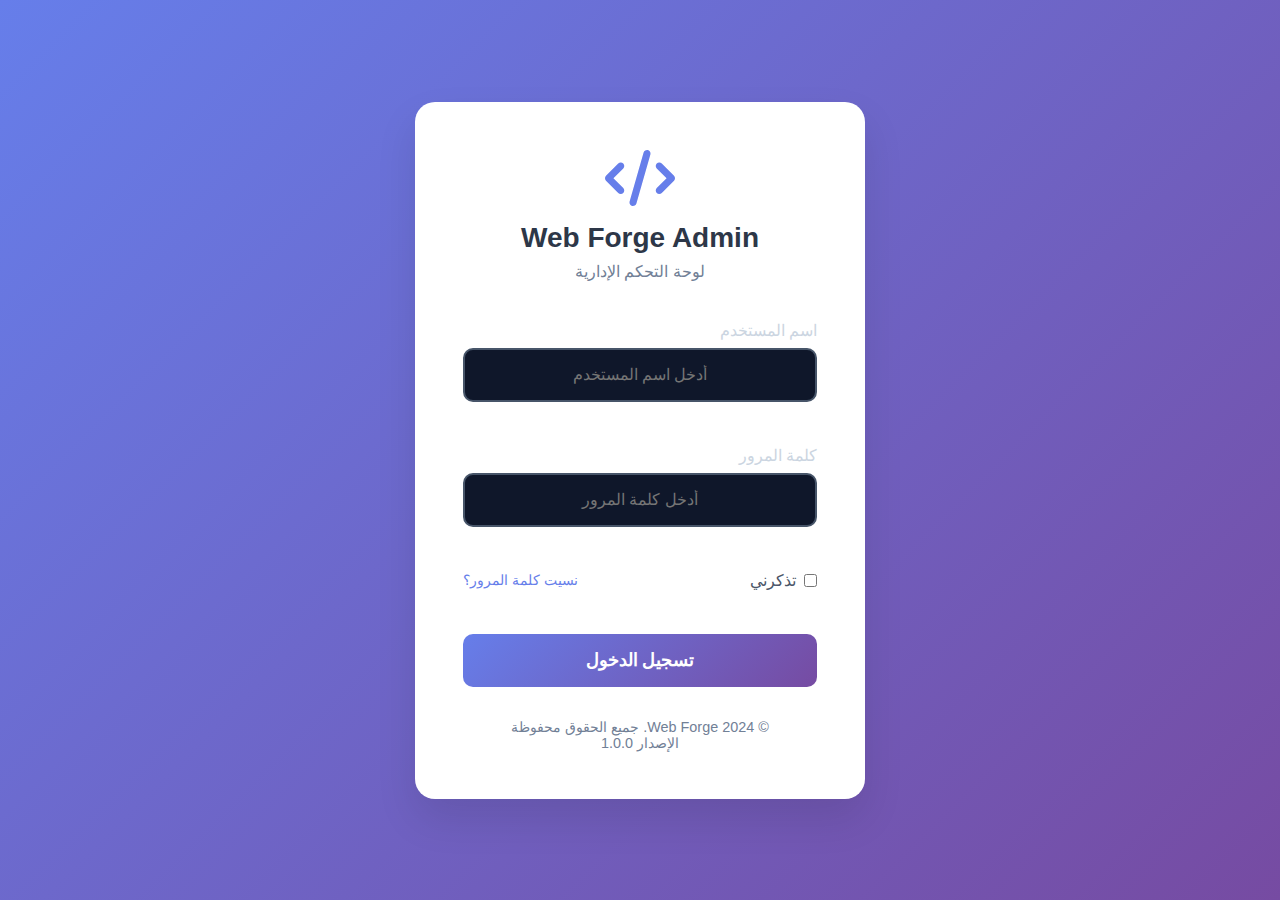
<file: admin-login.html>
<!DOCTYPE html>
<html lang="ar" dir="rtl">
<head>
    <meta charset="UTF-8">
    <meta name="viewport" content="width=device-width, initial-scale=1.0">
    <title>تسجيل الدخول - Web Forge Admin</title>
    <link rel="stylesheet" href="admin-styles.css">
    <link rel="stylesheet" href="https://cdnjs.cloudflare.com/ajax/libs/font-awesome/6.4.0/css/all.min.css">
    <style>
        .login-page {
            min-height: 100vh;
            display: flex;
            align-items: center;
            justify-content: center;
            background: linear-gradient(135deg, #667eea 0%, #764ba2 100%);
            padding: 1rem;
        }
        
        .login-card {
            background: white;
            border-radius: 20px;
            padding: 3rem;
            width: 100%;
            max-width: 450px;
            box-shadow: 0 20px 40px rgba(0, 0, 0, 0.1);
        }
        
        .login-header {
            text-align: center;
            margin-bottom: 2.5rem;
        }
        
        .login-header i {
            font-size: 3.5rem;
            color: #667eea;
            margin-bottom: 1rem;
        }
        
        .login-header h1 {
            color: #2d3748;
            font-size: 1.75rem;
            margin-bottom: 0.5rem;
        }
        
        .login-header p {
            color: #718096;
        }
        
        .login-form .form-group {
            margin-bottom: 1.5rem;
        }
        
        .login-form .form-control {
            padding: 1rem 1.25rem;
            font-size: 1rem;
        }
        
        .remember-forgot {
            display: flex;
            justify-content: space-between;
            align-items: center;
            margin-bottom: 1.5rem;
        }
        
        .remember-me {
            display: flex;
            align-items: center;
            gap: 0.5rem;
            color: #4a5568;
        }
        
        .forgot-password {
            color: #667eea;
            text-decoration: none;
            font-size: 0.9rem;
        }
        
        .login-btn {
            width: 100%;
            padding: 1rem;
            font-size: 1.1rem;
            font-weight: 600;
            background: linear-gradient(135deg, #667eea 0%, #764ba2 100%);
            color: white;
            border: none;
            border-radius: 10px;
            cursor: pointer;
            transition: all 0.3s;
        }
        
        .login-btn:hover {
            transform: translateY(-2px);
            box-shadow: 0 10px 20px rgba(102, 126, 234, 0.2);
        }
        
        .login-btn:disabled {
            opacity: 0.7;
            cursor: not-allowed;
        }
        
        .login-footer {
            text-align: center;
            margin-top: 2rem;
            color: #718096;
            font-size: 0.9rem;
        }
        
        .alert {
            padding: 1rem;
            border-radius: 8px;
            margin-bottom: 1.5rem;
            display: none;
        }
        
        .alert-error {
            background: #fed7d7;
            color: #c53030;
            border: 1px solid #fc8181;
        }
        
        .alert-success {
            background: #c6f6d5;
            color: #22543d;
            border: 1px solid #9ae6b4;
        }
        
        @media (max-width: 480px) {
            .login-card {
                padding: 2rem;
            }
            
            .login-header h1 {
                font-size: 1.5rem;
            }
        }
    </style>
</head>
<body class="login-page">
    <div class="login-card">
        <div class="login-header">
            <i class="fas fa-code"></i>
            <h1>Web Forge Admin</h1>
            <p>لوحة التحكم الإدارية</p>
        </div>
        
        <div id="loginAlert" class="alert"></div>
        
        <form class="login-form" id="loginForm" onsubmit="return handleLogin(event)">
            <div class="form-group">
                <label for="username" class="form-label">اسم المستخدم</label>
                <input type="text" id="username" class="form-control" placeholder="أدخل اسم المستخدم" required>
            </div>
            
            <div class="form-group">
                <label for="password" class="form-label">كلمة المرور</label>
                <input type="password" id="password" class="form-control" placeholder="أدخل كلمة المرور" required>
            </div>
            
            <div class="remember-forgot">
                <label class="remember-me">
                    <input type="checkbox" id="rememberMe">
                    تذكرني
                </label>
                <a href="#" class="forgot-password">نسيت كلمة المرور؟</a>
            </div>
            
            <button type="submit" class="login-btn" id="loginBtn">
                <span id="loginText">تسجيل الدخول</span>
                <span id="loginSpinner" style="display: none;">
                    <i class="fas fa-spinner fa-spin"></i> جاري التحقق...
                </span>
            </button>
        </form>
        
        <div class="login-footer">
            <p>© 2024 Web Forge. جميع الحقوق محفوظة</p>
            <p>الإصدار 1.0.0</p>
        </div>
    </div>
    
    <script src="admin-config.js"></script>
    <script>
        let loginAttempts = 0;
        const maxAttempts = 5;
        
        function handleLogin(event) {
            event.preventDefault();
            
            const username = document.getElementById('username').value.trim();
            const password = document.getElementById('password').value;
            const rememberMe = document.getElementById('rememberMe').checked;
            
            // عرض التحميل
            document.getElementById('loginText').style.display = 'none';
            document.getElementById('loginSpinner').style.display = 'inline';
            document.getElementById('loginBtn').disabled = true;
            
            // محاكاة تأخير الشبكة
            setTimeout(() => {
                const result = authenticateUser(username, password);
                
                if (result.success) {
                    loginSuccess(result.user, rememberMe);
                } else {
                    loginFailed(result.message);
                }
                
                // إعادة تعيين الزر
                document.getElementById('loginText').style.display = 'inline';
                document.getElementById('loginSpinner').style.display = 'none';
                document.getElementById('loginBtn').disabled = false;
            }, 1500);
            
            return false;
        }
        
        function authenticateUser(username, password) {
            const admin = window.AdminConfig.admins.find(
                admin => admin.username === username && admin.password === password
            );
            
            if (admin) {
                return {
                    success: true,
                    user: {
                        username: admin.username,
                        fullName: admin.fullName,
                        email: admin.email,
                        role: admin.role,
                        lastLogin: new Date().toISOString()
                    }
                };
            }
            
            loginAttempts++;
            
            if (loginAttempts >= maxAttempts) {
                return {
                    success: false,
                    message: 'تم تعطيل الحساب مؤقتًا بسبب محاولات تسجيل دخول فاشلة متعددة'
                };
            }
            
            return {
                success: false,
                message: `اسم المستخدم أو كلمة المرور غير صحيحة. المحاولات المتبقية: ${maxAttempts - loginAttempts}`
            };
        }
        
        function loginSuccess(user, rememberMe) {
            // حفظ بيانات الجلسة
            const token = btoa(JSON.stringify({
                user: user.username,
                timestamp: Date.now(),
                expires: Date.now() + (7 * 24 * 60 * 60 * 1000) // أسبوع
            }));
            
            localStorage.setItem('admin_token', token);
            localStorage.setItem('admin_user', JSON.stringify(user));
            
            if (rememberMe) {
                localStorage.setItem('remember_me', 'true');
            }
            
            showAlert('تم تسجيل الدخول بنجاح! جاري التوجيه...', 'success');
            
            // توجيه إلى لوحة التحكم بعد تأخير بسيط
            setTimeout(() => {
                window.location.href = 'admin-dashboard.html';
            }, 1500);
        }
        
        function loginFailed(message) {
            showAlert(message, 'error');
            
            // اهتزاز النموذج في حالة الفشل
            document.getElementById('loginForm').style.animation = 'shake 0.5s';
            setTimeout(() => {
                document.getElementById('loginForm').style.animation = '';
            }, 500);
        }
        
        function showAlert(message, type) {
            const alert = document.getElementById('loginAlert');
            alert.textContent = message;
            alert.className = `alert alert-${type}`;
            alert.style.display = 'block';
            
            // إخفاء التنبيه بعد 5 ثواني
            setTimeout(() => {
                alert.style.display = 'none';
            }, 5000);
        }
        
        // التحقق من التذكر
        document.addEventListener('DOMContentLoaded', () => {
            if (localStorage.getItem('remember_me') === 'true') {
                const savedUser = localStorage.getItem('admin_user');
                if (savedUser) {
                    try {
                        const user = JSON.parse(savedUser);
                        document.getElementById('username').value = user.username;
                        document.getElementById('rememberMe').checked = true;
                    } catch (e) {
                        console.error('Error loading saved user:', e);
                    }
                }
            }
            
            // إضافة تأثيرات الاهتزاز
            const style = document.createElement('style');
            style.textContent = `
                @keyframes shake {
                    0%, 100% { transform: translateX(0); }
                    10%, 30%, 50%, 70%, 90% { transform: translateX(-5px); }
                    20%, 40%, 60%, 80% { transform: translateX(5px); }
                }
            `;
            document.head.appendChild(style);
        });
    </script>
</body>
</html>
</file>
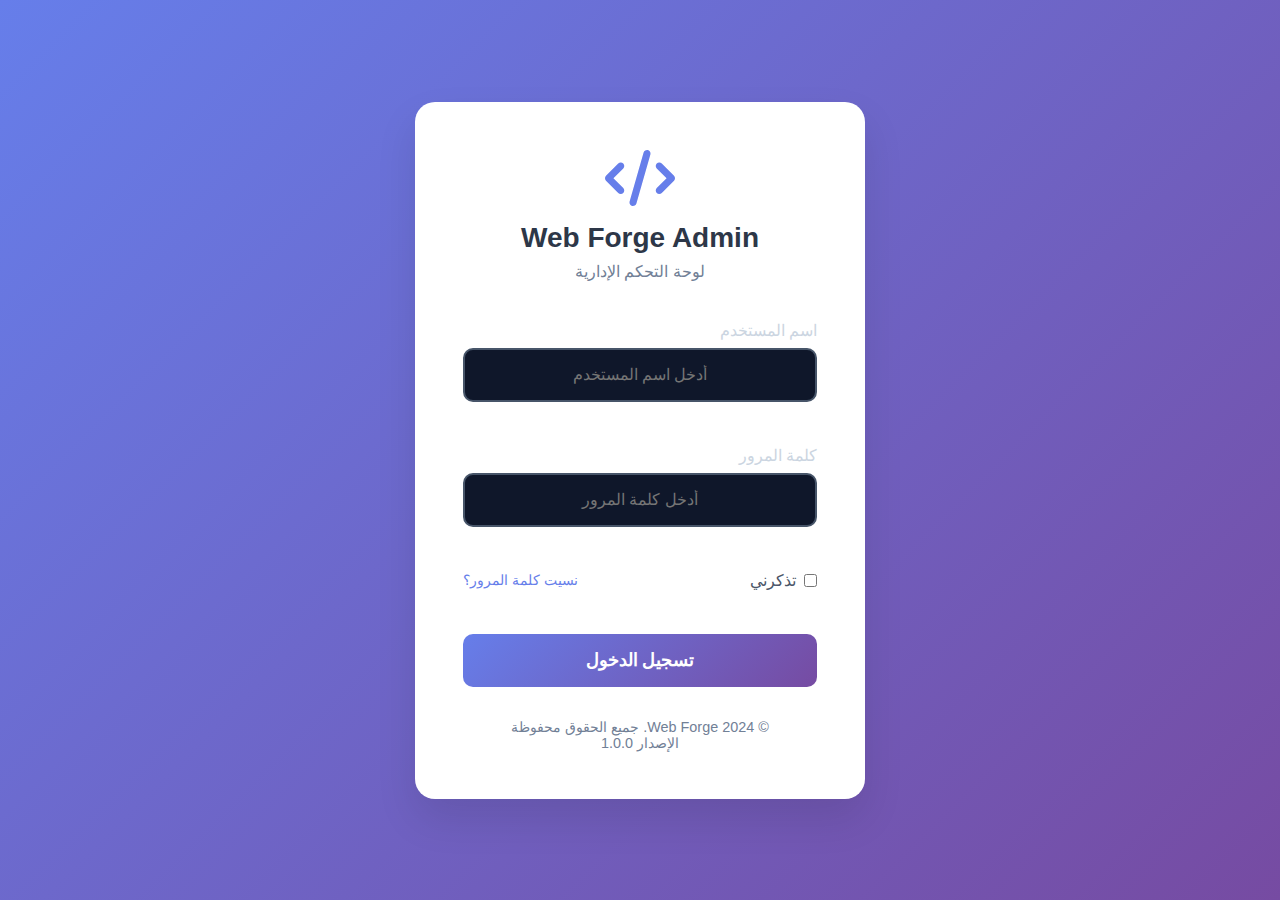
<file: admin-panel.html>
<!DOCTYPE html>
<html lang="ar" dir="rtl">
<head>
    <meta charset="UTF-8">
    <title>لوحة التحكم - تعديل الموقع</title>
    <style>
        body {
            background: #0f172a;
            color: white;
            font-family: 'Tajawal', sans-serif;
            margin: 0;
        }
        .header {
            background: #1e293b;
            padding: 20px;
            text-align: center;
            border-bottom: 2px solid #38bdf8;
        }
        .container {
            display: flex;
            padding: 20px;
            gap: 20px;
        }
        .sidebar {
            width: 250px;
            background: #1e293b;
            padding: 20px;
            border-radius: 10px;
        }
        .content {
            flex: 1;
        }
        .file-list {
            max-height: 400px;
            overflow-y: auto;
        }
        .file-item {
            padding: 10px;
            background: #334155;
            margin: 5px 0;
            border-radius: 5px;
            cursor: pointer;
        }
        .file-item:hover {
            background: #475569;
        }
        .file-item.active {
            background: #38bdf8;
            color: black;
        }
        #editor {
            width: 100%;
            height: 500px;
            background: #1e293b;
            color: white;
            padding: 20px;
            border: 1px solid #475569;
            border-radius: 5px;
            font-family: monospace;
            font-size: 14px;
        }
        .buttons {
            margin-top: 20px;
            display: flex;
            gap: 10px;
        }
        button {
            padding: 12px 20px;
            background: #38bdf8;
            color: black;
            border: none;
            border-radius: 5px;
            cursor: pointer;
            font-weight: bold;
        }
        button:hover {
            background: #0ea5e9;
        }
        button.green {
            background: #10b981;
        }
        button.red {
            background: #ef4444;
            color: white;
        }
        .logout {
            margin-top: 30px;
        }
        .msg {
            padding: 10px;
            margin: 10px 0;
            border-radius: 5px;
            display: none;
        }
        .success { background: #064e3b; color: #a7f3d0; }
        .error { background: #7f1d1d; color: #fecaca; }
    </style>
</head>
<body>
    <div class="header">
        <h1>🛠️ لوحة تحكم تعديل موقع Web Forge</h1>
    </div>
    
    <div class="container">
        <div class="sidebar">
            <h3>📁 ملفات الموقع</h3>
            <div class="file-list" id="fileList">
                <!-- الملفات تظهر هنا -->
            </div>
            
            <div class="logout">
                <button class="red" onclick="logout()">🚪 تسجيل خروج</button>
            </div>
        </div>
        
        <div class="content">
            <h3>✏️ محرر النصوص</h3>
            
            <div class="msg" id="message"></div>
            
            <textarea id="editor" placeholder="اختر ملفاً لبدء التحرير..."></textarea>
            
            <div class="buttons">
                <button onclick="saveFile()">💾 حفظ الملف</button>
                <button onclick="discardChanges()">❌ تجاهل التغييرات</button>
                <button class="green" onclick="previewFile()">👁️ معاينة</button>
                <button onclick="reloadFiles()">🔄 تحديث القائمة</button>
            </div>
            
            <div style="margin-top: 20px; padding: 15px; background: #1e293b; border-radius: 5px;">
                <h4>📊 حالة الملف:</h4>
                <div id="fileInfo">لم يتم اختيار ملف</div>
            </div>
        </div>
    </div>

    <script>
        // التحقق من الدخول
        if(!localStorage.getItem('admin_login')) {
            window.location.href = 'admin-login.html';
        }
        
        let currentFile = '';
        let originalContent = '';
        
        // تحميل الملفات عند البدء
        loadFiles();
        
        function loadFiles() {
            fetch('admin-api.php?action=list')
                .then(r => r.json())
                .then(files => {
                    let html = '';
                    files.forEach(file => {
                        html += `
                            <div class="file-item" onclick="loadFile('${file.path}')">
                                ${file.name}
                                <small style="color: #94a3b8; display: block;">${file.modified}</small>
                            </div>
                        `;
                    });
                    document.getElementById('fileList').innerHTML = html;
                });
        }
        
        function loadFile(filePath) {
            currentFile = filePath;
            
            fetch('admin-api.php?action=read&file=' + encodeURIComponent(filePath))
                .then(r => r.text())
                .then(content => {
                    document.getElementById('editor').value = content;
                    originalContent = content;
                    
                    // تحديث القائمة
                    document.querySelectorAll('.file-item').forEach(item => {
                        item.classList.remove('active');
                    });
                    event.target.classList.add('active');
                    
                    // تحديث معلومات الملف
                    document.getElementById('fileInfo').innerHTML = `
                        <strong>الملف:</strong> ${filePath.split('/').pop()}<br>
                        <strong>الحجم:</strong> ${content.length} حرف
                    `;
                    
                    showMessage('تم تحميل الملف', 'success');
                });
        }
        
        function saveFile() {
            if(!currentFile) {
                showMessage('يرجى اختيار ملف أولاً', 'error');
                return;
            }
            
            let content = document.getElementById('editor').value;
            
            let formData = new FormData();
            formData.append('action', 'write');
            formData.append('file', currentFile);
            formData.append('content', content);
            
            fetch('admin-api.php', {
                method: 'POST',
                body: formData
            })
            .then(r => r.text())
            .then(result => {
                showMessage('تم حفظ الملف بنجاح', 'success');
                originalContent = content;
            });
        }
        
        function discardChanges() {
            if(confirm('هل تريد تجاهل جميع التغييرات؟')) {
                document.getElementById('editor').value = originalContent;
                showMessage('تم تجاهل التغييرات', 'success');
            }
        }
        
        function previewFile() {
            let content = document.getElementById('editor').value;
            let win = window.open('', '_blank');
            win.document.write(content);
        }
        
        function reloadFiles() {
            loadFiles();
            showMessage('تم تحديث قائمة الملفات', 'success');
        }
        
        function logout() {
            localStorage.removeItem('admin_login');
            window.location.href = 'admin-login.html';
        }
        
        function showMessage(text, type) {
            let msg = document.getElementById('message');
            msg.textContent = text;
            msg.className = 'msg ' + type;
            msg.style.display = 'block';
            
            setTimeout(() => {
                msg.style.display = 'none';
            }, 3000);
        }
        
        // تحذير عند مغادرة الصفحة مع تغييرات غير محفوظة
        window.onbeforeunload = function() {
            if(document.getElementById('editor').value !== originalContent) {
                return 'لديك تغييرات غير محفوظة!';
            }
        };
    </script>
</body>
</html>
</file>
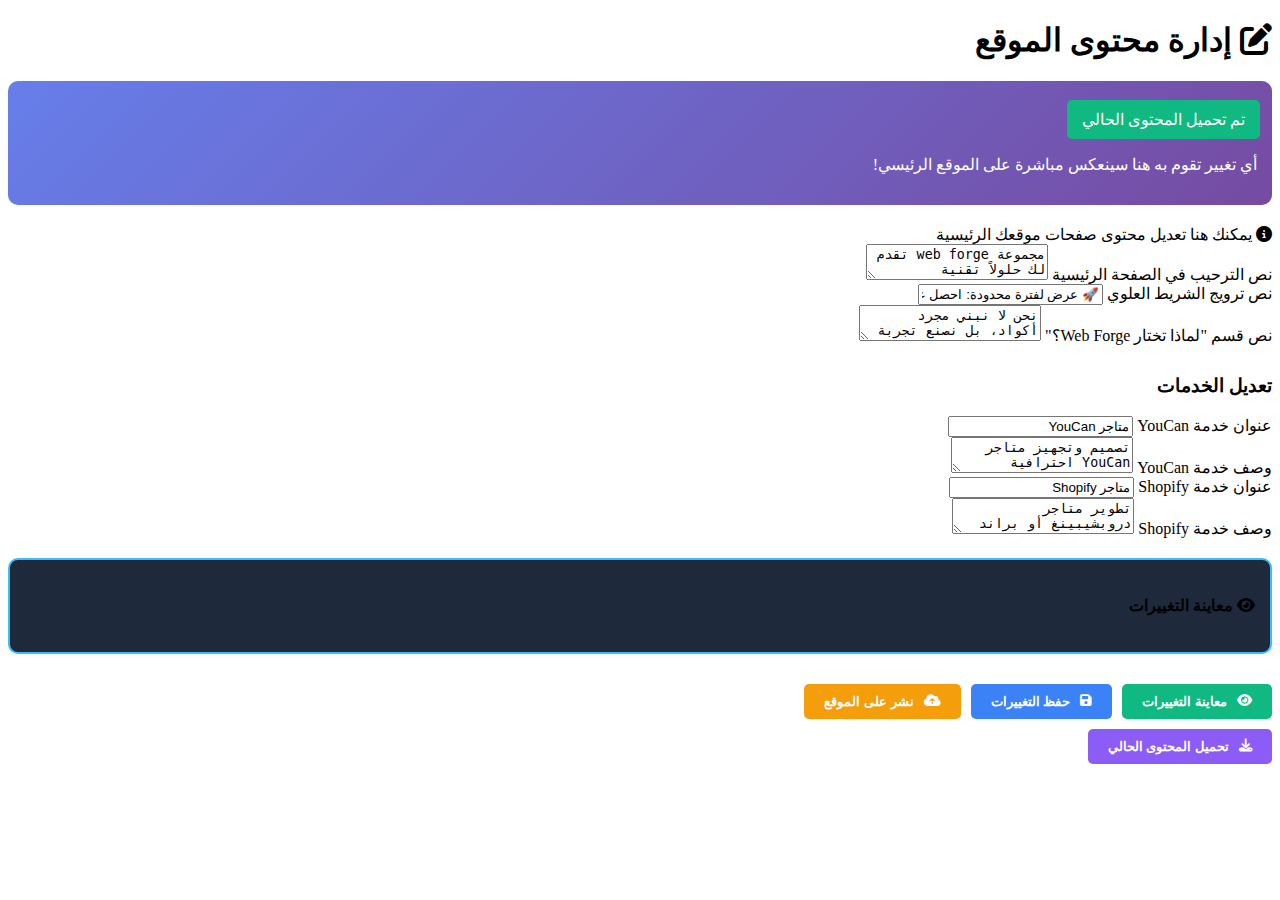
<file: dashboard.html>
<!DOCTYPE html>
<html lang="ar" dir="rtl">
<head>
    <meta charset="UTF-8">
    <meta name="viewport" content="width=device-width, initial-scale=1.0">
    <title>لوحة تحكم Web Forge</title>
    <link rel="stylesheet" href="https://cdnjs.cloudflare.com/ajax/libs/font-awesome/6.4.0/css/all.min.css">
    <style>
        /* نفس CSS السابق للوحة التحكم... */
        /* سأضيف فقط CSS إضافي لنظام التحديثات */
        
        .update-section {
            background: linear-gradient(135deg, #667eea 0%, #764ba2 100%);
            color: white;
            padding: 15px;
            border-radius: 10px;
            margin-bottom: 20px;
        }
        
        .update-btn {
            background: #10b981;
            color: white;
            border: none;
            padding: 10px 20px;
            border-radius: 5px;
            cursor: pointer;
            font-weight: bold;
            display: flex;
            align-items: center;
            gap: 10px;
            margin-top: 10px;
            transition: all 0.3s ease;
        }
        
        .update-btn:hover {
            background: #059669;
            transform: translateY(-2px);
        }
        
        .live-preview {
            background: #1e293b;
            border: 2px solid #38bdf8;
            border-radius: 10px;
            padding: 15px;
            margin-top: 20px;
            max-height: 300px;
            overflow-y: auto;
        }
        
        .update-status {
            position: fixed;
            top: 100px;
            right: 20px;
            background: #10b981;
            color: white;
            padding: 10px 15px;
            border-radius: 5px;
            display: none;
            z-index: 10000;
        }
    </style>
</head>
<body>
    <!-- نفس HTML السابق للوحة التحكم... -->
    
    <!-- سأضيف قسم التحديثات في صفحة المحتوى -->
    
    <section id="content" class="page-section">
        <h1 class="page-title">
            <i class="fas fa-edit"></i>
            إدارة محتوى الموقع
        </h1>
        
        <!-- قسم نظام التحديثات -->
        <div class="update-section">
            <h3><i class="fas fa-sync-alt"></i> تحديث الموقع الحي</h3>
            <p>أي تغيير تقوم به هنا سينعكس مباشرة على الموقع الرئيسي!</p>
        </div>
        
        <div class="content-section">
            <div class="alert alert-success">
                <i class="fas fa-info-circle"></i>
                يمكنك هنا تعديل محتوى صفحات موقعك الرئيسية
            </div>
            
            <!-- نموذج التحديثات -->
            <div class="form-group">
                <label class="form-label">نص الترحيب في الصفحة الرئيسية</label>
                <textarea class="form-control form-textarea" id="heroText">مجموعة web forge تقدم لك حلولاً تقنية متكاملة. متخصصون في صناعة الهوية الرقمية، تطوير متاجر YouCan و Shopify، وتصميم المواقع العصرية.</textarea>
            </div>
            
            <div class="form-group">
                <label class="form-label">نص ترويج الشريط العلوي</label>
                <input type="text" class="form-control" id="promoText" value="🚀 عرض لفترة محدودة: احصل على خصم 20% عند طلب أول متجر YouCan أو Shopify هذا الأسبوع! — اطلب الآن واستفد من العرض — 🎁 استشارة مجانية عند طلب موقع خاص!">
            </div>
            
            <div class="form-group">
                <label class="form-label">نص قسم "لماذا تختار Web Forge؟"</label>
                <textarea class="form-control form-textarea" id="whyUsText">نحن لا نبني مجرد أكواد، بل نصنع تجربة مستخدم فريدة</textarea>
            </div>
            
            <!-- قسم الخدمات -->
            <h3 style="margin-top: 30px; color: var(--primary);">تعديل الخدمات</h3>
            
            <div class="form-group">
                <label class="form-label">عنوان خدمة YouCan</label>
                <input type="text" class="form-control" id="youcanTitle" value="متاجر YouCan">
            </div>
            
            <div class="form-group">
                <label class="form-label">وصف خدمة YouCan</label>
                <textarea class="form-control form-textarea" id="youcanDesc">تصميم وتجهيز متاجر YouCan احترافية بالكامل.</textarea>
            </div>
            
            <div class="form-group">
                <label class="form-label">عنوان خدمة Shopify</label>
                <input type="text" class="form-control" id="shopifyTitle" value="متاجر Shopify">
            </div>
            
            <div class="form-group">
                <label class="form-label">وصف خدمة Shopify</label>
                <textarea class="form-control form-textarea" id="shopifyDesc">تطوير متاجر دروبشيبينغ أو براند خاص عالمي.</textarea>
            </div>
            
            <!-- معاينة التحديثات -->
            <div class="live-preview">
                <h4><i class="fas fa-eye"></i> معاينة التغييرات</h4>
                <div id="previewContent">
                    <!-- المعاينة ستظهر هنا -->
                </div>
            </div>
            
            <!-- أزرار التحكم -->
            <div style="display: flex; gap: 10px; margin-top: 20px;">
                <button class="update-btn" onclick="previewChanges()">
                    <i class="fas fa-eye"></i> معاينة التغييرات
                </button>
                
                <button class="update-btn" onclick="saveChanges()" style="background: #3b82f6;">
                    <i class="fas fa-save"></i> حفظ التغييرات
                </button>
                
                <button class="update-btn" onclick="publishChanges()" style="background: #f59e0b;">
                    <i class="fas fa-cloud-upload-alt"></i> نشر على الموقع
                </button>
            </div>
            
            <button class="update-btn" onclick="loadCurrentContent()" style="background: #8b5cf6; margin-top: 10px;">
                <i class="fas fa-download"></i> تحميل المحتوى الحالي
            </button>
        </div>
    </section>
    
    <!-- نافذة حالة التحديث -->
    <div id="updateStatus" class="update-status"></div>
    
    <script>
    // ========== نظام ربط الموقع مع لوحة التحكم ==========
    
    // بيانات التحديثات
    let siteUpdates = JSON.parse(localStorage.getItem('webforge_updates') || '{}');
    
    // معاينة التغييرات
    function previewChanges() {
        const updates = gatherUpdates();
        
        // عرض المعاينة
        const preview = document.getElementById('previewContent');
        preview.innerHTML = `
            <div style="background: #0f172a; padding: 15px; border-radius: 8px; margin: 10px 0;">
                <h5 style="color: #38bdf8; margin-bottom: 10px;">التغييرات الجاهزة للنشر:</h5>
                <ul style="list-style: none; padding: 0;">
                    ${Object.entries(updates).map(([key, value]) => `
                        <li style="margin-bottom: 8px; padding: 8px; background: rgba(255,255,255,0.05); border-radius: 5px;">
                            <strong style="color: #f59e0b;">${getElementName(key)}:</strong>
                            <span style="color: #cbd5e1;">${value.substring(0, 100)}${value.length > 100 ? '...' : ''}</span>
                        </li>
                    `).join('')}
                </ul>
                <p style="color: #94a3b8; margin-top: 10px; font-size: 0.9rem;">
                    <i class="fas fa-info-circle"></i> سيتم تحديث ${Object.keys(updates).length} عنصر في الموقع
                </p>
            </div>
        `;
        
        showStatus('تم تحضير التغييرات للمعاينة', 'success');
    }
    
    // جمع التحديثات من النماذج
    function gatherUpdates() {
        return {
            'hero-text': document.getElementById('heroText').value,
            'promo-text': document.getElementById('promoText').value,
            'why-text': document.getElementById('whyUsText').value,
            'youcan-title': document.getElementById('youcanTitle').value,
            'youcan-desc': document.getElementById('youcanDesc').value,
            'shopify-title': document.getElementById('shopifyTitle').value,
            'shopify-desc': document.getElementById('shopifyDesc').value
        };
    }
    
    // حفظ التغييرات محلياً
    function saveChanges() {
        siteUpdates = gatherUpdates();
        localStorage.setItem('webforge_updates', JSON.stringify(siteUpdates));
        showStatus('تم حفظ التغييرات محلياً', 'success');
        
        // حفظ نسخة احتياطية
        saveBackup();
    }
    
    // نشر التغييرات على الموقع
    function publishChanges() {
        if (Object.keys(siteUpdates).length === 0) {
            showStatus('لا توجد تغييرات للحفظ', 'warning');
            return;
        }
        
        // حفظ مع طابع زمني
        localStorage.setItem('webforge_updates', JSON.stringify(siteUpdates));
        localStorage.setItem('webforge_last_update', new Date().toISOString());
        
        // إشعار للمستخدم
        showStatus('✅ تم نشر التغييرات على الموقع!', 'success');
        
        // فتح الموقع في نافذة جديدة للتأكد
        setTimeout(() => {
            window.open('index.html?updated=' + Date.now(), '_blank');
        }, 1000);
        
        // حفظ نسخة احتياطية
        saveBackup();
        
        // تسجيل النشاط
        logActivity('publish', `تم نشر ${Object.keys(siteUpdates).length} تحديث`);
    }
    
    // تحميل المحتوى الحالي من الموقع
    function loadCurrentContent() {
        // محاولة الاتصال بالموقع لتحميل المحتوى الحالي
        try {
            // هذه البيانات يمكن جلبها من localStorage إذا كان الموقع مفتوحاً
            const currentContent = JSON.parse(localStorage.getItem('webforge_updates') || '{}');
            
            // ملء النماذج
            if (currentContent['hero-text']) document.getElementById('heroText').value = currentContent['hero-text'];
            if (currentContent['promo-text']) document.getElementById('promoText').value = currentContent['promo-text'];
            if (currentContent['why-text']) document.getElementById('whyUsText').value = currentContent['why-text'];
            if (currentContent['youcan-title']) document.getElementById('youcanTitle').value = currentContent['youcan-title'];
            if (currentContent['youcan-desc']) document.getElementById('youcanDesc').value = currentContent['youcan-desc'];
            if (currentContent['shopify-title']) document.getElementById('shopifyTitle').value = currentContent['shopify-title'];
            if (currentContent['shopify-desc']) document.getElementById('shopifyDesc').value = currentContent['shopify-desc'];
            
            showStatus('تم تحميل المحتوى الحالي', 'success');
        } catch (error) {
            showStatus('تعذر تحميل المحتوى الحالي', 'error');
            console.error(error);
        }
    }
    
    // حفظ نسخة احتياطية
    function saveBackup() {
        const backups = JSON.parse(localStorage.getItem('webforge_backups') || '[]');
        backups.push({
            data: siteUpdates,
            timestamp: new Date().toISOString(),
            date: new Date().toLocaleString('ar-SA')
        });
        
        // الاحتفاظ بآخر 10 نسخ فقط
        if (backups.length > 10) {
            backups.shift();
        }
        
        localStorage.setItem('webforge_backups', JSON.stringify(backups));
    }
    
    // عرض حالة التحديث
    function showStatus(message, type = 'info') {
        const statusEl = document.getElementById('updateStatus');
        statusEl.textContent = message;
        statusEl.style.background = type === 'success' ? '#10b981' : 
                                   type === 'error' ? '#ef4444' : 
                                   type === 'warning' ? '#f59e0b' : '#3b82f6';
        statusEl.style.display = 'block';
        
        setTimeout(() => {
            statusEl.style.display = 'none';
        }, 3000);
    }
    
    // تسجيل النشاط
    function logActivity(action, details) {
        const activities = JSON.parse(localStorage.getItem('webforge_activities') || '[]');
        activities.push({
            action,
            details,
            timestamp: new Date().toISOString(),
            user: 'مدير النظام'
        });
        
        if (activities.length > 50) {
            activities.shift();
        }
        
        localStorage.setItem('webforge_activities', JSON.stringify(activities));
    }
    
    // الحصول على اسم العنصر العربي
    function getElementName(key) {
        const names = {
            'hero-text': 'نص الترحيب',
            'promo-text': 'العرض الترويجي',
            'why-text': 'نص "لماذا تختارنا"',
            'youcan-title': 'عنوان YouCan',
            'youcan-desc': 'وصف YouCan',
            'shopify-title': 'عنوان Shopify',
            'shopify-desc': 'وصف Shopify'
        };
        return names[key] || key;
    }
    
    // ========== تهيئة لوحة التحكم ==========
    document.addEventListener('DOMContentLoaded', function() {
        // تحميل التحديثات المحفوظة
        loadCurrentContent();
        
        // تحديث تلقائي للمعاينة عند التغيير
        ['heroText', 'promoText', 'whyUsText', 'youcanTitle', 'youcanDesc', 'shopifyTitle', 'shopifyDesc']
            .forEach(id => {
                document.getElementById(id).addEventListener('input', function() {
                    saveChanges(); // حفظ تلقائي عند التغيير
                });
            });
        
        console.log('✅ لوحة تحكم Web Forge جاهزة!');
    });
    </script>
<script src="webforge-config.js"></script>
    
</body>
</html>
</file>
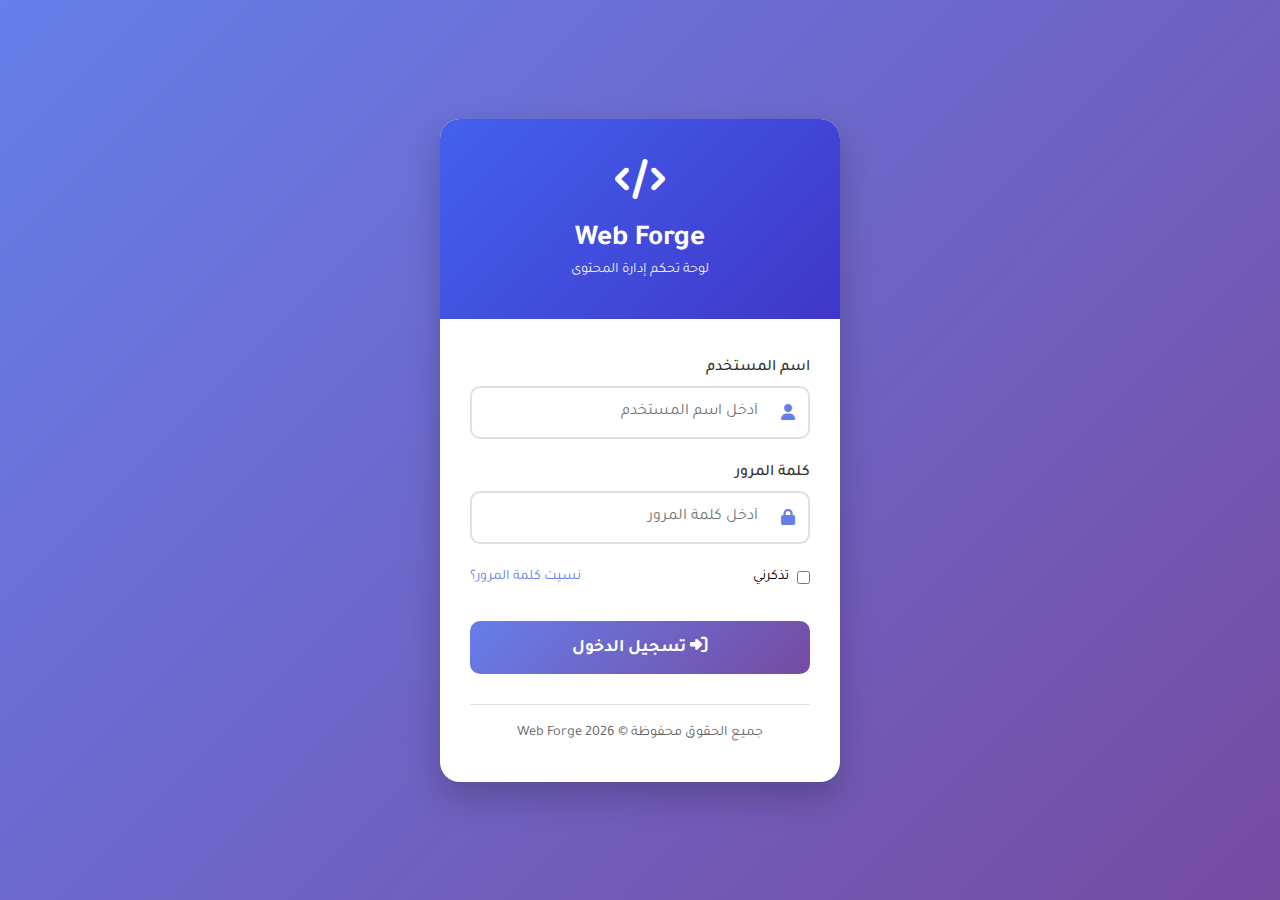
<file: login.html>
<!DOCTYPE html>
<html lang="ar" dir="rtl">
<head>
    <meta charset="UTF-8">
    <meta name="viewport" content="width=device-width, initial-scale=1.0">
    <title>تسجيل الدخول - Web Forge</title>
    <link rel="stylesheet" href="https://cdnjs.cloudflare.com/ajax/libs/font-awesome/6.4.0/css/all.min.css">
    <link href="https://fonts.googleapis.com/css2?family=Tajawal:wght@300;400;500;700&display=swap" rel="stylesheet">
    <style>
        * {
            margin: 0;
            padding: 0;
            box-sizing: border-box;
            font-family: 'Tajawal', sans-serif;
        }

        body {
            background: linear-gradient(135deg, #667eea 0%, #764ba2 100%);
            min-height: 100vh;
            display: flex;
            justify-content: center;
            align-items: center;
            padding: 20px;
        }

        .login-container {
            background: white;
            border-radius: 20px;
            box-shadow: 0 15px 35px rgba(0,0,0,0.2);
            overflow: hidden;
            width: 100%;
            max-width: 400px;
        }

        .login-header {
            background: linear-gradient(135deg, #4361ee 0%, #3f37c9 100%);
            color: white;
            text-align: center;
            padding: 40px 20px;
        }

        .login-header .logo {
            font-size: 2.5rem;
            margin-bottom: 10px;
        }

        .login-header h1 {
            font-size: 1.8rem;
            margin-bottom: 5px;
        }

        .login-header p {
            opacity: 0.9;
            font-size: 0.9rem;
        }

        .login-form {
            padding: 40px 30px;
        }

        .form-group {
            margin-bottom: 25px;
        }

        .form-group label {
            display: block;
            margin-bottom: 8px;
            font-weight: 500;
            color: #333;
        }

        .input-with-icon {
            position: relative;
        }

        .input-with-icon i {
            position: absolute;
            right: 15px;
            top: 50%;
            transform: translateY(-50%);
            color: #667eea;
        }

        .form-control {
            width: 100%;
            padding: 15px 50px 15px 20px;
            border: 2px solid #e0e0e0;
            border-radius: 10px;
            font-size: 1rem;
            transition: all 0.3s;
        }

        .form-control:focus {
            outline: none;
            border-color: #667eea;
            box-shadow: 0 0 0 3px rgba(102, 126, 234, 0.1);
        }

        .btn-login {
            width: 100%;
            background: linear-gradient(135deg, #667eea 0%, #764ba2 100%);
            color: white;
            border: none;
            padding: 15px;
            border-radius: 10px;
            font-size: 1.1rem;
            font-weight: bold;
            cursor: pointer;
            transition: all 0.3s;
            margin-top: 10px;
        }

        .btn-login:hover {
            transform: translateY(-2px);
            box-shadow: 0 5px 15px rgba(102, 126, 234, 0.4);
        }

        .remember-forgot {
            display: flex;
            justify-content: space-between;
            align-items: center;
            margin-bottom: 25px;
        }

        .remember-me {
            display: flex;
            align-items: center;
            gap: 8px;
            font-size: 0.9rem;
        }

        .forgot-password {
            color: #667eea;
            text-decoration: none;
            font-size: 0.9rem;
        }

        .forgot-password:hover {
            text-decoration: underline;
        }

        .login-footer {
            text-align: center;
            margin-top: 30px;
            padding-top: 20px;
            border-top: 1px solid #e0e0e0;
            color: #666;
            font-size: 0.9rem;
        }

        .error-message {
            color: #f72585;
            font-size: 0.9rem;
            margin-top: 5px;
            display: none;
        }

        @media (max-width: 480px) {
            .login-container {
                border-radius: 15px;
            }
            
            .login-header {
                padding: 30px 15px;
            }
            
            .login-form {
                padding: 30px 20px;
            }
        }
    </style>
</head>
<body>
    <div class="login-container">
        <div class="login-header">
            <div class="logo">
                <i class="fas fa-code"></i>
            </div>
            <h1>Web Forge</h1>
            <p>لوحة تحكم إدارة المحتوى</p>
        </div>
        
        <form class="login-form" id="loginForm">
            <div class="form-group">
                <label>اسم المستخدم</label>
                <div class="input-with-icon">
                    <input type="text" class="form-control" id="username" placeholder="أدخل اسم المستخدم" required>
                    <i class="fas fa-user"></i>
                </div>
                <div class="error-message" id="usernameError"></div>
            </div>
            
            <div class="form-group">
                <label>كلمة المرور</label>
                <div class="input-with-icon">
                    <input type="password" class="form-control" id="password" placeholder="أدخل كلمة المرور" required>
                    <i class="fas fa-lock"></i>
                </div>
                <div class="error-message" id="passwordError"></div>
            </div>
            
            <div class="remember-forgot">
                <div class="remember-me">
                    <input type="checkbox" id="remember">
                    <label for="remember">تذكرني</label>
                </div>
                <a href="#" class="forgot-password">نسيت كلمة المرور؟</a>
            </div>
            
            <button type="submit" class="btn-login">
                <i class="fas fa-sign-in-alt"></i>
                تسجيل الدخول
            </button>
            
            <div class="login-footer">
                <p>جميع الحقوق محفوظة &copy; 2026 Web Forge</p>
            </div>
        </form>
    </div>

    <script>
        document.getElementById('loginForm').addEventListener('submit', function(e) {
            e.preventDefault();
            
            const username = document.getElementById('username').value;
            const password = document.getElementById('password').value;
            const usernameError = document.getElementById('usernameError');
            const passwordError = document.getElementById('passwordError');
            
            // إخفاء رسائل الخطأ
            usernameError.style.display = 'none';
            passwordError.style.display = 'none';
            
            let isValid = true;
            
            // التحقق من صحة البيانات
            if (!username) {
                usernameError.textContent = 'يرجى إدخال اسم المستخدم';
                usernameError.style.display = 'block';
                isValid = false;
            }
            
            if (!password) {
                passwordError.textContent = 'يرجى إدخال كلمة المرور';
                passwordError.style.display = 'block';
                isValid = false;
            }
            
            if (isValid) {
                // بيانات تسجيل الدخول الافتراضية
                const validCredentials = {
                    username: 'admin',
                    password: 'admin123'
                };
                
                if (username === validCredentials.username && password === validCredentials.password) {
                    // حفظ حالة تسجيل الدخول
                    localStorage.setItem('dashboard_token', 'authenticated');
                    
                    // توجيه إلى لوحة التحكم
                    window.location.href = 'dashboard.html';
                } else {
                    alert('اسم المستخدم أو كلمة المرور غير صحيحة');
                }
            }
        });
        
        // تحميل بيانات "تذكرني" إذا كانت موجودة
        document.addEventListener('DOMContentLoaded', function() {
            const remembered = localStorage.getItem('remember_login');
            if (remembered === 'true') {
                document.getElementById('username').value = localStorage.getItem('saved_username') || '';
                document.getElementById('password').value = localStorage.getItem('saved_password') || '';
                document.getElementById('remember').checked = true;
            }
        });
        
        // حفظ بيانات "تذكرني"
        document.getElementById('remember').addEventListener('change', function() {
            if (this.checked) {
                localStorage.setItem('remember_login', 'true');
                localStorage.setItem('saved_username', document.getElementById('username').value);
                localStorage.setItem('saved_password', document.getElementById('password').value);
            } else {
                localStorage.removeItem('remember_login');
                localStorage.removeItem('saved_username');
                localStorage.removeItem('saved_password');
            }
        });
    </script>
</body>
</html>
</file>
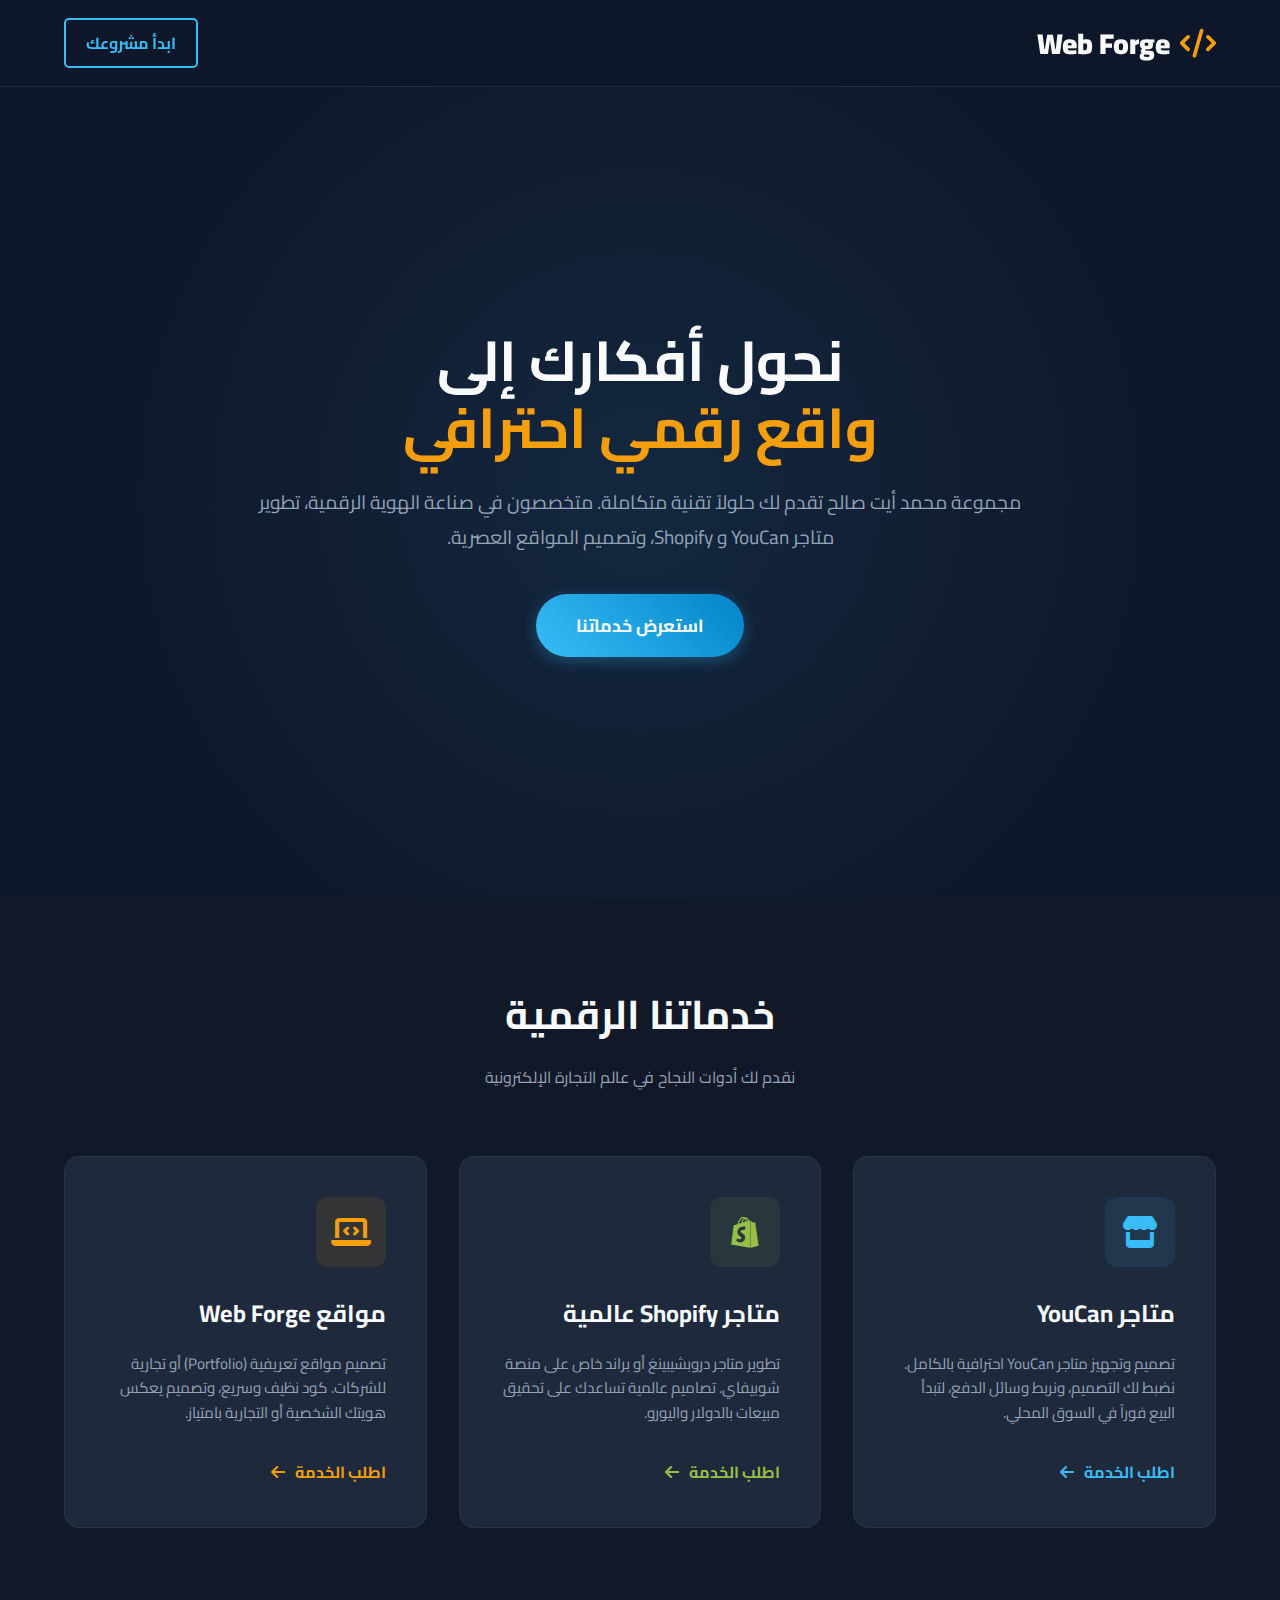
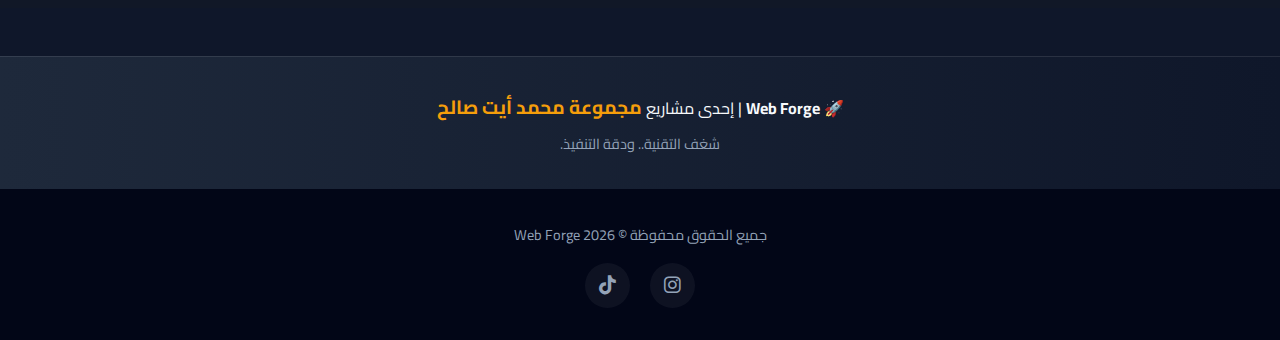
<file: موقعي.html>
<!DOCTYPE html>
<html lang="ar" dir="rtl">
<head>
    <meta charset="UTF-8">
    <meta name="viewport" content="width=device-width, initial-scale=1.0">
    <title>Web Forge | مجموعة محمد أيت صالح</title>
    <link href="https://fonts.googleapis.com/css2?family=Cairo:wght@300;500;700;900&display=swap" rel="stylesheet">
    <link rel="stylesheet" href="https://cdnjs.cloudflare.com/ajax/libs/font-awesome/6.4.0/css/all.min.css">

    <style>
        /* --- متغيرات الألوان (Theme) --- */
        :root {
            --bg-dark: #0f172a;       /* كحلي غامق جداً للخلفية */
            --bg-card: #1e293b;       /* لون البطاقات */
            --accent: #38bdf8;        /* أزرق سماوي (Techno Blue) */
            --accent-glow: rgba(56, 189, 248, 0.3);
            --forge-orange: #f59e0b;  /* برتقالي يرمز لـ "Forge" */
            --text-main: #f8fafc;     /* أبيض مائل للرمادي */
            --text-secondary: #94a3b8;
        }

        * { margin: 0; padding: 0; box-sizing: border-box; font-family: 'Cairo', sans-serif; scroll-behavior: smooth; }
        body { background-color: var(--bg-dark); color: var(--text-main); overflow-x: hidden; }

        /* --- الهيدر --- */
        header {
            background-color: rgba(15, 23, 42, 0.95);
            padding: 1rem 5%;
            display: flex;
            justify-content: space-between;
            align-items: center;
            position: sticky;
            top: 0;
            z-index: 1000;
            border-bottom: 1px solid rgba(255,255,255,0.1);
            backdrop-filter: blur(10px);
        }

        .logo { font-size: 1.8rem; font-weight: 900; color: var(--text-main); display: flex; align-items: center; gap: 10px; }
        .logo i { color: var(--forge-orange); }
        .logo span { color: var(--accent); }

        .nav-btn {
            background: transparent;
            border: 2px solid var(--accent);
            color: var(--accent);
            padding: 8px 20px;
            border-radius: 5px;
            font-weight: bold;
            text-decoration: none;
            transition: 0.3s;
        }
        .nav-btn:hover { background: var(--accent); color: var(--bg-dark); box-shadow: 0 0 15px var(--accent-glow); }

        /* --- قسم البداية (Hero) --- */
        .hero {
            min-height: 90vh;
            display: flex;
            align-items: center;
            justify-content: center;
            text-align: center;
            padding: 0 5%;
            background: radial-gradient(circle at center, rgba(56, 189, 248, 0.1) 0%, var(--bg-dark) 70%);
            position: relative;
        }

        .hero-content { max-width: 800px; z-index: 2; }
        
        .hero h1 { font-size: 3.5rem; line-height: 1.2; margin-bottom: 1.5rem; }
        .hero h1 span { color: var(--forge-orange); position: relative; display: inline-block; }
        
        .hero p { font-size: 1.2rem; color: var(--text-secondary); margin-bottom: 2.5rem; line-height: 1.8; }

        .cta-group { display: flex; gap: 20px; justify-content: center; flex-wrap: wrap; }
        .btn-primary { 
            padding: 15px 40px; 
            background: linear-gradient(45deg, var(--accent), #0284c7); 
            color: white; 
            text-decoration: none; 
            font-weight: bold; 
            border-radius: 50px; 
            font-size: 1.1rem;
            transition: 0.3s;
            box-shadow: 0 4px 15px var(--accent-glow);
        }
        .btn-primary:hover { transform: translateY(-3px); box-shadow: 0 8px 25px var(--accent-glow); }

        /* --- قسم الخدمات --- */
        .services { padding: 5rem 5%; background-color: #111827; }
        .section-header { text-align: center; margin-bottom: 4rem; }
        .section-header h2 { font-size: 2.5rem; color: var(--text-main); margin-bottom: 10px; }
        .section-header p { color: var(--text-secondary); }

        .services-grid {
            display: grid;
            grid-template-columns: repeat(auto-fit, minmax(300px, 1fr));
            gap: 2rem;
        }

        .service-card {
            background-color: var(--bg-card);
            padding: 2.5rem;
            border-radius: 15px;
            border: 1px solid rgba(255,255,255,0.05);
            transition: 0.3s;
            position: relative;
            overflow: hidden;
        }

        .service-card:hover { transform: translateY(-10px); border-color: var(--accent); box-shadow: 0 10px 30px rgba(0,0,0,0.3); }
        
        .icon-box {
            width: 70px; height: 70px;
            background: rgba(56, 189, 248, 0.1);
            border-radius: 12px;
            display: flex; align-items: center; justify-content: center;
            font-size: 2rem; color: var(--accent);
            margin-bottom: 1.5rem;
        }
        
        .service-card h3 { font-size: 1.5rem; margin-bottom: 1rem; }
        .service-card p { color: var(--text-secondary); line-height: 1.6; margin-bottom: 2rem; font-size: 0.95rem; }
        
        .card-btn {
            display: inline-flex; align-items: center; gap: 10px;
            color: var(--accent); text-decoration: none; font-weight: bold;
            transition: 0.3s; cursor: pointer; border: none; background: none; font-size: 1rem;
        }
        .card-btn:hover { color: var(--forge-orange); gap: 15px; }

        /* --- نافذة الطلب (Modal) --- */
        .modal {
            display: none; 
            position: fixed; 
            z-index: 2000; 
            left: 0; top: 0; 
            width: 100%; height: 100%; 
            background-color: rgba(15, 23, 42, 0.9); 
            backdrop-filter: blur(5px);
            justify-content: center; align-items: center;
        }
        .modal-content {
            background-color: var(--bg-card);
            padding: 2rem;
            border-radius: 15px;
            width: 90%; max-width: 450px;
            border: 2px solid var(--accent);
            position: relative;
            text-align: center;
            box-shadow: 0 0 30px var(--accent-glow);
        }
        .close-btn { position: absolute; top: 15px; left: 20px; font-size: 1.5rem; cursor: pointer; color: var(--text-secondary); }
        .modal-title { color: var(--accent); margin-bottom: 1.5rem; font-size: 1.4rem; }
        
        .form-input {
            width: 100%;
            padding: 12px;
            margin-bottom: 15px;
            background-color: rgba(255,255,255,0.05);
            border: 1px solid rgba(255,255,255,0.1);
            border-radius: 8px;
            color: white;
            outline: none;
            font-size: 1rem;
            text-align: right;
        }
        .form-input:focus { border-color: var(--forge-orange); }
        
        .submit-btn {
            width: 100%;
            padding: 12px;
            background: var(--forge-orange);
            color: white;
            border: none;
            border-radius: 8px;
            font-weight: bold;
            font-size: 1.1rem;
            cursor: pointer;
            transition: 0.3s;
        }
        .submit-btn:hover { background: #d97706; }

        /* --- شريط المطور --- */
        .developer-bar {
            background: linear-gradient(90deg, #1e293b, #0f172a);
            padding: 2rem;
            text-align: center;
            border-top: 1px solid rgba(255,255,255,0.1);
            margin-top: 3rem;
        }
        .developer-name { color: var(--forge-orange); font-weight: bold; font-size: 1.2rem; }

        /* --- Footer --- */
        footer { background-color: #020617; padding: 2rem 5%; text-align: center; color: var(--text-secondary); font-size: 0.9rem; }
        
        .social-links {
            display: flex;
            justify-content: center;
            gap: 20px;
            margin-top: 15px;
        }
        
        .social-btn {
            width: 45px; height: 45px;
            background: rgba(255,255,255,0.05);
            border-radius: 50%;
            display: flex; align-items: center; justify-content: center;
            color: var(--text-secondary);
            font-size: 1.2rem;
            transition: 0.3s;
            text-decoration: none;
        }
        
        .social-btn:hover { background: var(--accent); color: var(--bg-dark); transform: translateY(-5px); }
        .social-btn.tiktok:hover { background: #000; color: #fff; border: 1px solid #333; }
        .social-btn.insta:hover { background: #e1306c; color: #fff; }

        /* --- Responsive --- */
        @media (max-width: 768px) {
            .hero h1 { font-size: 2.5rem; }
            .header { flex-direction: column; gap: 15px; }
        }
    </style>
</head>
<body>

    <header>
        <div class="logo">
            <i class="fas fa-code"></i>
            Web Forge
        </div>
        <a href="#services" class="nav-btn">ابدأ مشروعك</a>
    </header>

    <section class="hero">
        <div class="hero-content">
            <h1>نحول أفكارك إلى <br><span>واقع رقمي احترافي</span></h1>
            <p>مجموعة محمد أيت صالح تقدم لك حلولاً تقنية متكاملة. متخصصون في صناعة الهوية الرقمية، تطوير متاجر YouCan و Shopify، وتصميم المواقع العصرية.</p>
            <div class="cta-group">
                <a href="#services" class="btn-primary">استعرض خدماتنا</a>
            </div>
        </div>
    </section>

    <section class="services" id="services">
        <div class="section-header">
            <h2>خدماتنا الرقمية</h2>
            <p>نقدم لك أدوات النجاح في عالم التجارة الإلكترونية</p>
        </div>

        <div class="services-grid">
            <div class="service-card">
                <div class="icon-box"><i class="fas fa-store"></i></div>
                <h3>متاجر YouCan</h3>
                <p>تصميم وتجهيز متاجر YouCan احترافية بالكامل. نضبط لك التصميم، ونربط وسائل الدفع، لتبدأ البيع فوراً في السوق المحلي.</p>
                <button onclick="openForm('متجر YouCan')" class="card-btn">اطلب الخدمة <i class="fas fa-arrow-left"></i></button>
            </div>

            <div class="service-card">
                <div class="icon-box" style="color: #96bf48; background: rgba(150, 191, 72, 0.1);"><i class="fab fa-shopify"></i></div>
                <h3>متاجر Shopify عالمية</h3>
                <p>تطوير متاجر دروبشيبينغ أو براند خاص على منصة شوبيفاي. تصاميم عالمية تساعدك على تحقيق مبيعات بالدولار واليورو.</p>
                <button onclick="openForm('متجر Shopify')" class="card-btn" style="color:#96bf48;">اطلب الخدمة <i class="fas fa-arrow-left"></i></button>
            </div>

            <div class="service-card">
                <div class="icon-box" style="color: var(--forge-orange); background: rgba(245, 158, 11, 0.1);"><i class="fas fa-laptop-code"></i></div>
                <h3>مواقع Web Forge</h3>
                <p>تصميم مواقع تعريفية (Portfolio) أو تجارية للشركات. كود نظيف وسريع، وتصميم يعكس هويتك الشخصية أو التجارية بامتياز.</p>
                <button onclick="openForm('موقع إلكتروني خاص')" class="card-btn" style="color: var(--forge-orange);">اطلب الخدمة <i class="fas fa-arrow-left"></i></button>
            </div>
        </div>
    </section>

    <div id="orderModal" class="modal">
        <div class="modal-content">
            <span class="close-btn" onclick="closeForm()">&times;</span>
            <h3 class="modal-title">طلب خدمة جديدة</h3>
            <p style="color: var(--text-secondary); margin-bottom: 20px;">الخدمة المطلوبة: <span id="serviceName" style="color: var(--forge-orange); font-weight: bold;"></span></p>
            
            <input type="text" id="clientName" class="form-input" placeholder="الاسم الكريم">
            <input type="tel" id="clientPhone" class="form-input" placeholder="رقم الواتساب">
            
            <button onclick="submitToWhatsApp()" class="submit-btn">إرسال الطلب الآن <i class="fab fa-whatsapp"></i></button>
        </div>
    </div>

    <div class="developer-bar">
        <p>🚀 <strong>Web Forge</strong> | إحدى مشاريع <span class="developer-name">مجموعة محمد أيت صالح</span></p>
        <p style="font-size: 0.9rem; margin-top: 5px; color: #94a3b8;">شغف التقنية.. ودقة التنفيذ.</p>
    </div>

    <footer>
        <p>جميع الحقوق محفوظة &copy; 2026 Web Forge</p>
        <div class="social-links">
            <a href="https://www.instagram.com/la_rider_rubia?igsh=dmNxOGhoMmYxdjZw" target="_blank" class="social-btn insta">
                <i class="fab fa-instagram"></i>
            </a>
            <a href="https://www.tiktok.com/@m.aitsalh?_r=1&_t=ZS-93U8j54QVhB" target="_blank" class="social-btn tiktok">
                <i class="fab fa-tiktok"></i>
            </a>
        </div>
    </footer>

    <script>
        // المتغيرات
        let currentService = "";
        const targetNumber = "212602056662"; // رقمك مع كود المغرب

        // فتح النافذة
        function openForm(serviceName) {
            currentService = serviceName;
            document.getElementById('serviceName').innerText = serviceName;
            document.getElementById('orderModal').style.display = 'flex';
        }

        // إغلاق النافذة
        function closeForm() {
            document.getElementById('orderModal').style.display = 'none';
        }

        // إرسال البيانات للواتساب
        function submitToWhatsApp() {
            const name = document.getElementById('clientName').value;
            const phone = document.getElementById('clientPhone').value;

            if(name === "" || phone === "") {
                alert("المرجو كتابة الاسم ورقم الهاتف لإتمام الطلب");
                return;
            }

            // تنسيق الرسالة بشكل احترافي
            const message = `🚀 *طلب خدمة جديد عبر Web Forge*%0a%0a🛠️ *الخدمة:* ${currentService}%0a👤 *الاسم:* ${name}%0a📱 *رقم الهاتف:* ${phone}%0a%0aيرجى التواصل معي للتفاصيل.`;
            
            // فتح رابط واتساب
            const url = `https://wa.me/${targetNumber}?text=${message}`;
            window.open(url, '_blank');
            
            // إغلاق النافذة بعد الإرسال
            closeForm();
        }

        // إغلاق النافذة عند الضغط خارجها
        window.onclick = function(event) {
            if (event.target == document.getElementById('orderModal')) {
                closeForm();
            }
        }
    </script>

</body>
</html>
</file>
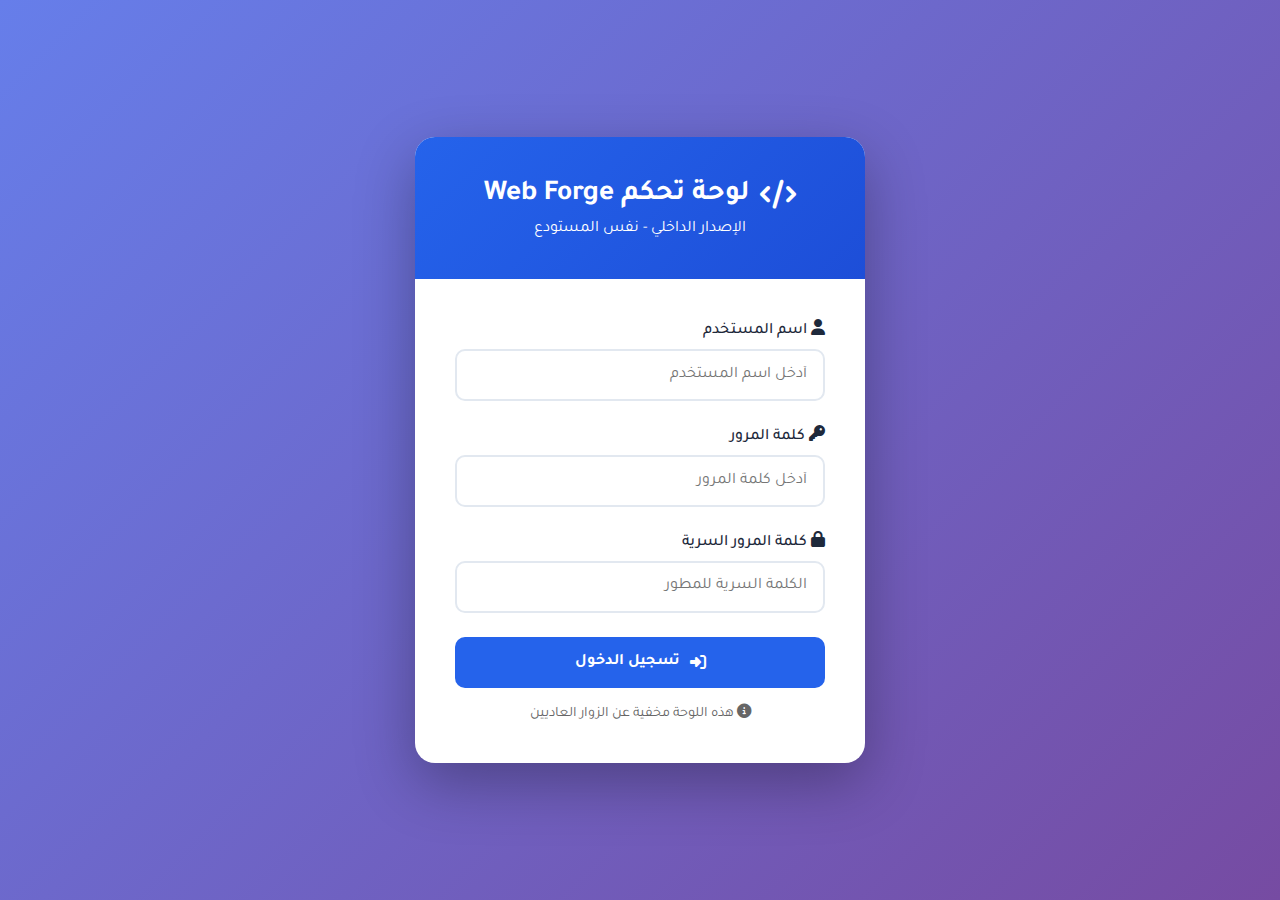
<file: admin/panel.html>
<!DOCTYPE html>
<html lang="ar" dir="rtl">
<head>
    <meta charset="UTF-8">
    <meta name="viewport" content="width=device-width, initial-scale=1.0">
    <title>🔧 لوحة تحكم Web Forge الداخلية</title>
    
    <!-- نفس تنسيقات موقعك -->
    <link href="https://fonts.googleapis.com/css2?family=Tajawal:wght@300;400;500;700&display=swap" rel="stylesheet">
    <link rel="stylesheet" href="https://cdnjs.cloudflare.com/ajax/libs/font-awesome/6.4.0/css/all.min.css">
    
    <style>
        :root {
            --primary: #2563eb;
            --primary-dark: #1d4ed8;
            --secondary: #10b981;
            --danger: #ef4444;
            --dark: #1e293b;
            --light: #f8fafc;
        }
        
        * {
            margin: 0;
            padding: 0;
            box-sizing: border-box;
            font-family: 'Tajawal', sans-serif;
        }
        
        body {
            background: linear-gradient(135deg, #667eea 0%, #764ba2 100%);
            min-height: 100vh;
            display: flex;
            align-items: center;
            justify-content: center;
            padding: 20px;
        }
        
        .admin-wrapper {
            width: 100%;
            max-width: 1200px;
            background: white;
            border-radius: 20px;
            overflow: hidden;
            box-shadow: 0 20px 60px rgba(0,0,0,0.3);
            display: none;
        }
        
        .login-container {
            background: white;
            border-radius: 20px;
            box-shadow: 0 20px 60px rgba(0,0,0,0.3);
            width: 100%;
            max-width: 450px;
            overflow: hidden;
        }
        
        .login-header {
            background: linear-gradient(135deg, var(--primary), var(--primary-dark));
            color: white;
            padding: 2.5rem;
            text-align: center;
        }
        
        .login-header h1 {
            font-size: 1.8rem;
            margin-bottom: 0.5rem;
            display: flex;
            align-items: center;
            justify-content: center;
            gap: 10px;
        }
        
        .login-form {
            padding: 2.5rem;
        }
        
        .form-group {
            margin-bottom: 1.5rem;
        }
        
        .form-group label {
            display: block;
            margin-bottom: 0.5rem;
            color: var(--dark);
            font-weight: 500;
        }
        
        .form-control {
            width: 100%;
            padding: 0.9rem 1rem;
            border: 2px solid #e2e8f0;
            border-radius: 10px;
            font-size: 1rem;
            transition: all 0.3s;
        }
        
        .form-control:focus {
            outline: none;
            border-color: var(--primary);
            box-shadow: 0 0 0 3px rgba(37, 99, 235, 0.1);
        }
        
        .btn {
            width: 100%;
            padding: 1rem;
            border: none;
            border-radius: 10px;
            font-size: 1rem;
            font-weight: 600;
            cursor: pointer;
            transition: all 0.3s;
            display: flex;
            align-items: center;
            justify-content: center;
            gap: 10px;
        }
        
        .btn-primary {
            background: var(--primary);
            color: white;
        }
        
        .btn-primary:hover {
            background: var(--primary-dark);
        }
        
        /* لوحة التحكم */
        .admin-header {
            background: var(--dark);
            color: white;
            padding: 1rem 2rem;
            display: flex;
            justify-content: space-between;
            align-items: center;
        }
        
        .admin-nav {
            display: flex;
            gap: 1rem;
            background: #f8fafc;
            padding: 1rem 2rem;
            border-bottom: 1px solid #e2e8f0;
        }
        
        .nav-btn {
            padding: 0.8rem 1.5rem;
            background: white;
            border: 1px solid #e2e8f0;
            border-radius: 8px;
            cursor: pointer;
            transition: all 0.3s;
        }
        
        .nav-btn.active {
            background: var(--primary);
            color: white;
            border-color: var(--primary);
        }
        
        .admin-content {
            padding: 2rem;
            max-height: 600px;
            overflow-y: auto;
        }
        
        .section {
            display: none;
        }
        
        .section.active {
            display: block;
            animation: fadeIn 0.3s;
        }
        
        @keyframes fadeIn {
            from { opacity: 0; }
            to { opacity: 1; }
        }
        
        /* محرر الكود */
        .code-editor {
            border: 2px solid #e2e8f0;
            border-radius: 10px;
            overflow: hidden;
            margin-top: 1rem;
        }
        
        .editor-header {
            background: #f8fafc;
            padding: 1rem;
            display: flex;
            justify-content: space-between;
            align-items: center;
            border-bottom: 1px solid #e2e8f0;
        }
        
        .editor-toolbar {
            background: #f8fafc;
            padding: 0.5rem 1rem;
            border-bottom: 1px solid #e2e8f0;
            display: flex;
            gap: 0.5rem;
        }
        
        .tool-btn {
            padding: 0.5rem 1rem;
            background: white;
            border: 1px solid #e2e8f0;
            border-radius: 5px;
            cursor: pointer;
        }
        
        #codeArea {
            width: 100%;
            height: 400px;
            padding: 1rem;
            border: none;
            font-family: 'Courier New', monospace;
            font-size: 14px;
            line-height: 1.5;
        }
        
        /* الإشعارات */
        .toast {
            position: fixed;
            bottom: 20px;
            right: 20px;
            background: var(--secondary);
            color: white;
            padding: 1rem 1.5rem;
            border-radius: 10px;
            box-shadow: 0 10px 30px rgba(0,0,0,0.2);
            display: none;
            z-index: 10000;
        }
        
        .toast.show {
            display: flex;
            align-items: center;
            gap: 10px;
            animation: slideIn 0.3s;
        }
        
        @keyframes slideIn {
            from {
                transform: translateX(100%);
                opacity: 0;
            }
            to {
                transform: translateX(0);
                opacity: 1;
            }
        }
    </style>
</head>
<body>
    <!-- شاشة الدخول -->
    <div class="login-container" id="loginContainer">
        <div class="login-header">
            <h1><i class="fas fa-code"></i> لوحة تحكم Web Forge</h1>
            <p>الإصدار الداخلي - نفس المستودع</p>
        </div>
        
        <div class="login-form">
            <div class="form-group">
                <label><i class="fas fa-user"></i> اسم المستخدم</label>
                <input type="text" class="form-control" id="username" 
                       placeholder="أدخل اسم المستخدم">
            </div>
            
            <div class="form-group">
                <label><i class="fas fa-key"></i> كلمة المرور</label>
                <input type="password" class="form-control" id="password" 
                       placeholder="أدخل كلمة المرور">
            </div>
            
            <div class="form-group">
                <label><i class="fas fa-lock"></i> كلمة المرور السرية</label>
                <input type="password" class="form-control" id="secretKey" 
                       placeholder="الكلمة السرية للمطور">
            </div>
            
            <button class="btn btn-primary" onclick="login()">
                <i class="fas fa-sign-in-alt"></i> تسجيل الدخول
            </button>
            
            <div style="margin-top: 1rem; text-align: center; color: #666; font-size: 0.9rem;">
                <i class="fas fa-info-circle"></i> هذه اللوحة مخفية عن الزوار العاديين
            </div>
        </div>
    </div>
    
    <!-- لوحة التحكم -->
    <div class="admin-wrapper" id="adminPanel">
        <div class="admin-header">
            <h2><i class="fas fa-code"></i> لوحة تحكم Web Forge</h2>
            <button onclick="logout()" style="background: var(--danger); color: white; border: none; padding: 0.5rem 1rem; border-radius: 5px; cursor: pointer;">
                <i class="fas fa-sign-out-alt"></i> تسجيل الخروج
            </button>
        </div>
        
        <div class="admin-nav">
            <button class="nav-btn active" onclick="showSection('editor')">
                <i class="fas fa-edit"></i> محرر الموقع
            </button>
            <button class="nav-btn" onclick="showSection('content')">
                <i class="fas fa-file-alt"></i> المحتوى
            </button>
            <button class="nav-btn" onclick="showSection('images')">
                <i class="fas fa-images"></i> الصور
            </button>
            <button class="nav-btn" onclick="showSection('github')">
                <i class="fab fa-github"></i> GitHub
            </button>
            <button class="nav-btn" onclick="showSection('analytics')">
                <i class="fas fa-chart-line"></i> الإحصائيات
            </button>
        </div>
        
        <div class="admin-content">
            <!-- قسم محرر الموقع -->
            <div id="editorSection" class="section active">
                <h3><i class="fas fa-code"></i> محرر الموقع المباشر</h3>
                
                <div class="form-group">
                    <label>اختر ملف للتحرير:</label>
                    <select class="form-control" id="fileSelect" onchange="loadFile()">
                        <option value="index.html">index.html (الصفحة الرئيسية)</option>
                        <option value="style.css">style.css (التنسيقات)</option>
                        <option value="script.js">script.js (الجافاسكريبت)</option>
                    </select>
                </div>
                
                <div class="code-editor">
                    <div class="editor-header">
                        <span id="currentFile">index.html</span>
                        <button onclick="saveFile()" style="background: var(--secondary); color: white; border: none; padding: 0.5rem 1rem; border-radius: 5px; cursor: pointer;">
                            <i class="fas fa-save"></i> حفظ التغييرات
                        </button>
                    </div>
                    
                    <div class="editor-toolbar">
                        <button class="tool-btn" onclick="formatCode()"><i class="fas fa-indent"></i> تنسيق</button>
                        <button class="tool-btn" onclick="searchCode()"><i class="fas fa-search"></i> بحث</button>
                        <button class="tool-btn" onclick="undo()"><i class="fas fa-undo"></i> تراجع</button>
                    </div>
                    
                    <textarea id="codeArea" spellcheck="false"></textarea>
                </div>
                
                <div style="margin-top: 1rem; background: #f8fafc; padding: 1rem; border-radius: 8px;">
                    <h4><i class="fas fa-eye"></i> معاينة الموقع:</h4>
                    <div style="border: 1px solid #e2e8f0; border-radius: 5px; padding: 0.5rem; margin-top: 0.5rem;">
                        <a href="/" target="_blank" style="color: var(--primary); text-decoration: none;">
                            <i class="fas fa-external-link-alt"></i> فتح الموقع في نافذة جديدة
                        </a>
                    </div>
                </div>
            </div>
            
            <!-- قسم المحتوى -->
            <div id="contentSection" class="section">
                <h3><i class="fas fa-edit"></i> تحرير المحتوى</h3>
                
                <div style="display: grid; grid-template-columns: 1fr 1fr; gap: 2rem; margin-top: 1rem;">
                    <div>
                        <h4>النصوص الرئيسية</h4>
                        <div class="form-group">
                            <label>العنوان الرئيسي</label>
                            <input type="text" class="form-control" id="mainTitle" placeholder="العنوان">
                        </div>
                        
                        <div class="form-group">
                            <label>الوصف الرئيسي</label>
                            <textarea class="form-control" id="mainDescription" rows="3" placeholder="الوصف"></textarea>
                        </div>
                        
                        <div class="form-group">
                            <label>كلمات العرض المتحركة</label>
                            <div id="typewriterContainer">
                                <!-- الكلمات المتحركة -->
                            </div>
                            <button onclick="addTypewriterWord()" style="margin-top: 0.5rem; background: var(--primary); color: white; border: none; padding: 0.5rem 1rem; border-radius: 5px; cursor: pointer;">
                                <i class="fas fa-plus"></i> إضافة كلمة
                            </button>
                        </div>
                    </div>
                    
                    <div>
                        <h4>معلومات التواصل</h4>
                        <div class="form-group">
                            <label>رقم الواتساب</label>
                            <input type="text" class="form-control" id="whatsappNumber" placeholder="212XXXXXXXXX">
                        </div>
                        
                        <div class="form-group">
                            <label>البريد الإلكتروني</label>
                            <input type="email" class="form-control" id="contactEmail" placeholder="email@example.com">
                        </div>
                        
                        <div class="form-group">
                            <label>روابط التواصل الاجتماعي</label>
                            <div id="socialLinksContainer">
                                <!-- روابط التواصل -->
                            </div>
                            <button onclick="addSocialLink()" style="margin-top: 0.5rem; background: var(--primary); color: white; border: none; padding: 0.5rem 1rem; border-radius: 5px; cursor: pointer;">
                                <i class="fas fa-plus"></i> إضافة رابط
                            </button>
                        </div>
                    </div>
                </div>
                
                <button onclick="saveContent()" style="margin-top: 1rem; width: 100%; background: var(--secondary); color: white; border: none; padding: 1rem; border-radius: 10px; cursor: pointer; font-weight: bold;">
                    <i class="fas fa-save"></i> حفظ جميع التغييرات
                </button>
            </div>
            
            <!-- قسم GitHub -->
            <div id="githubSection" class="section">
                <h3><i class="fab fa-github"></i> إدارة GitHub</h3>
                
                <div style="display: grid; grid-template-columns: 1fr 1fr; gap: 2rem; margin-top: 1rem;">
                    <div>
                        <div class="form-group">
                            <label>GitHub Token</label>
                            <input type="password" class="form-control" id="githubToken" placeholder="ghp_xxxxxxxxxxxxxxxxxxxx">
                            <small style="color: #666; display: block; margin-top: 0.5rem;">
                                Personal Access Token مع صلاحيات repo
                            </small>
                        </div>
                        
                        <div class="form-group">
                            <label>رسالة Commit</label>
                            <input type="text" class="form-control" id="commitMessage" placeholder="وصف التغييرات">
                        </div>
                        
                        <div style="display: flex; gap: 1rem; margin-top: 1rem;">
                            <button onclick="pushToGitHub()" style="flex: 1; background: var(--secondary); color: white; border: none; padding: 1rem; border-radius: 8px; cursor: pointer;">
                                <i class="fas fa-cloud-upload-alt"></i> رفع التحديثات
                            </button>
                            
                            <button onclick="pullFromGitHub()" style="flex: 1; background: var(--primary); color: white; border: none; padding: 1rem; border-radius: 8px; cursor: pointer;">
                                <i class="fas fa-cloud-download-alt"></i> جلب التحديثات
                            </button>
                        </div>
                    </div>
                    
                    <div>
                        <div style="background: #f8fafc; padding: 1.5rem; border-radius: 10px; border: 1px solid #e2e8f0;">
                            <h4><i class="fas fa-info-circle"></i> معلومات المستودع</h4>
                            <div style="margin-top: 1rem;">
                                <p><strong>المستودع:</strong> Webforge</p>
                                <p><strong>المالك:</strong> webfooorge</p>
                                <p><strong>الفرع:</strong> main</p>
                                <p><strong>الرابط:</strong> <a href="https://github.com/webfooorge/Webforge" target="_blank">github.com/webfooorge/Webforge</a></p>
                            </div>
                        </div>
                    </div>
                </div>
            </div>
            
            <!-- أقسام أخرى -->
            <div id="imagesSection" class="section">
                <h3><i class="fas fa-images"></i> إدارة الصور</h3>
                <p>هنا يمكنك إدارة صور الموقع...</p>
            </div>
            
            <div id="analyticsSection" class="section">
                <h3><i class="fas fa-chart-line"></i> إحصائيات الموقع</h3>
                <p>هنا يمكنك عرض إحصائيات الزوار...</p>
            </div>
        </div>
    </div>
    
    <!-- إشعارات -->
    <div class="toast" id="toast">
        <i class="fas fa-check-circle"></i>
        <span id="toastMessage">تمت العملية بنجاح</span>
    </div>
    
    <script>
        // ========== بيانات الدخول ==========
        const ADMIN_CREDENTIALS = {
            username: 'admin',
            password: 'Webforge2024',
            secretKey: 'webforge_dev_123' // كلمة سرية إضافية
        };
        
        // ========== تسجيل الدخول ==========
        function login() {
            const username = document.getElementById('username').value;
            const password = document.getElementById('password').value;
            const secretKey = document.getElementById('secretKey').value;
            
            if (username === ADMIN_CREDENTIALS.username && 
                password === ADMIN_CREDENTIALS.password &&
                secretKey === ADMIN_CREDENTIALS.secretKey) {
                
                // تخزين حالة الدخول
                localStorage.setItem('webforge_admin_logged_in', 'true');
                localStorage.setItem('webforge_admin_time', Date.now());
                
                // إظهار لوحة التحكم
                document.getElementById('loginContainer').style.display = 'none';
                document.getElementById('adminPanel').style.display = 'block';
                
                // تحميل البيانات
                loadInitialData();
                
                showToast('تم تسجيل الدخول بنجاح!');
                
            } else {
                showToast('بيانات الدخول غير صحيحة!', 'error');
            }
        }
        
        // ========== تسجيل الخروج ==========
        function logout() {
            localStorage.removeItem('webforge_admin_logged_in');
            localStorage.removeItem('webforge_admin_time');
            
            document.getElementById('adminPanel').style.display = 'none';
            document.getElementById('loginContainer').style.display = 'block';
            
            // إعادة تعيين الحقول
            document.getElementById('username').value = '';
            document.getElementById('password').value = '';
            document.getElementById('secretKey').value = '';
            
            showToast('تم تسجيل الخروج');
        }
        
        // ========== تحميل البيانات الأولية ==========
        function loadInitialData() {
            // هنا يمكن جلب البيانات من GitHub API
            loadSampleContent();
        }
        
        function loadSampleContent() {
            // بيانات تجريبية
            document.getElementById('mainTitle').value = 'نحول أفكارك إلى';
            document.getElementById('mainDescription').value = 'مجموعة web forge تقدم لك حلولاً تقنية متكاملة...';
            document.getElementById('whatsappNumber').value = '212627713979';
            document.getElementById('contactEmail').value = 'webfooorge@gmail.com';
            
            // تحميل الكلمات المتحركة
            const typewriterWords = [
                'متاجر إلكترونية رائعة',
                'هوية رقمية رائعة',
                'مواقع احترافية',
                'دعم فني متواصل'
            ];
            
            const typewriterContainer = document.getElementById('typewriterContainer');
            typewriterContainer.innerHTML = '';
            typewriterWords.forEach((word, index) => {
                typewriterContainer.innerHTML += `
                    <div style="display: flex; gap: 0.5rem; margin-bottom: 0.5rem;">
                        <input type="text" class="form-control" value="${word}" 
                               onchange="updateTypewriterWord(${index}, this.value)">
                        <button onclick="removeTypewriterWord(${index})" style="background: var(--danger); color: white; border: none; width: 40px; border-radius: 5px; cursor: pointer;">
                            <i class="fas fa-times"></i>
                        </button>
                    </div>
                `;
            });
            
            // تحميل روابط التواصل
            const socialLinks = [
                { platform: 'instagram', url: 'https://instagram.com/web_forge4' },
                { platform: 'tiktok', url: 'https://tiktok.com/@webfoorge' }
            ];
            
            const socialContainer = document.getElementById('socialLinksContainer');
            socialContainer.innerHTML = '';
            socialLinks.forEach((link, index) => {
                socialContainer.innerHTML += `
                    <div style="display: flex; gap: 0.5rem; margin-bottom: 0.5rem;">
                        <select class="form-control" style="width: 120px;" onchange="updateSocialPlatform(${index}, this.value)">
                            <option value="instagram" ${link.platform === 'instagram' ? 'selected' : ''}>Instagram</option>
                            <option value="tiktok" ${link.platform === 'tiktok' ? 'selected' : ''}>TikTok</option>
                            <option value="facebook">Facebook</option>
                            <option value="twitter">Twitter</option>
                        </select>
                        <input type="text" class="form-control" value="${link.url}" 
                               onchange="updateSocialUrl(${index}, this.value)" placeholder="الرابط">
                        <button onclick="removeSocialLink(${index})" style="background: var(--danger); color: white; border: none; width: 40px; border-radius: 5px; cursor: pointer;">
                            <i class="fas fa-times"></i>
                        </button>
                    </div>
                `;
            });
        }
        
        // ========== إدارة المحتوى ==========
        function addTypewriterWord() {
            const container = document.getElementById('typewriterContainer');
            const index = container.children.length;
            
            container.innerHTML += `
                <div style="display: flex; gap: 0.5rem; margin-bottom: 0.5rem;">
                    <input type="text" class="form-control" placeholder="كلمة جديدة" 
                           onchange="updateTypewriterWord(${index}, this.value)">
                    <button onclick="removeTypewriterWord(${index})" style="background: var(--danger); color: white; border: none; width: 40px; border-radius: 5px; cursor: pointer;">
                        <i class="fas fa-times"></i>
                    </button>
                </div>
            `;
        }
        
        function updateTypewriterWord(index, value) {
            console.log(`Updated typewriter word ${index}: ${value}`);
        }
        
        function removeTypewriterWord(index) {
            const container = document.getElementById('typewriterContainer');
            const children = container.children;
            if (children[index]) {
                children[index].remove();
            }
        }
        
        function addSocialLink() {
            const container = document.getElementById('socialLinksContainer');
            const index = container.children.length;
            
            container.innerHTML += `
                <div style="display: flex; gap: 0.5rem; margin-bottom: 0.5rem;">
                    <select class="form-control" style="width: 120px;" onchange="updateSocialPlatform(${index}, this.value)">
                        <option value="instagram">Instagram</option>
                        <option value="tiktok">TikTok</option>
                        <option value="facebook">Facebook</option>
                        <option value="twitter">Twitter</option>
                    </select>
                    <input type="text" class="form-control" placeholder="https://" 
                           onchange="updateSocialUrl(${index}, this.value)">
                    <button onclick="removeSocialLink(${index})" style="background: var(--danger); color: white; border: none; width: 40px; border-radius: 5px; cursor: pointer;">
                        <i class="fas fa-times"></i>
                    </button>
                </div>
            `;
        }
        
        function updateSocialPlatform(index, value) {
            console.log(`Updated social platform ${index}: ${value}`);
        }
        
        function updateSocialUrl(index, value) {
            console.log(`Updated social URL ${index}: ${value}`);
        }
        
        function removeSocialLink(index) {
            const container = document.getElementById('socialLinksContainer');
            const children = container.children;
            if (children[index]) {
                children[index].remove();
            }
        }
        
        // ========== حفظ المحتوى ==========
        function saveContent() {
            // جمع البيانات
            const contentData = {
                mainTitle: document.getElementById('mainTitle').value,
                mainDescription: document.getElementById('mainDescription').value,
                whatsappNumber: document.getElementById('whatsappNumber').value,
                contactEmail: document.getElementById('contactEmail').value,
                typewriterWords: [],
                socialLinks: []
            };
            
            // جمع الكلمات المتحركة
            const wordInputs = document.querySelectorAll('#typewriterContainer input[type="text"]');
            wordInputs.forEach(input => {
                contentData.typewriterWords.push(input.value);
            });
            
            // جمع روابط التواصل
            const socialDivs = document.querySelectorAll('#socialLinksContainer > div');
            socialDivs.forEach(div => {
                const platform = div.querySelector('select').value;
                const url = div.querySelector('input[type="text"]').value;
                contentData.socialLinks.push({ platform, url });
            });
            
            // حفظ في localStorage (مؤقت)
            localStorage.setItem('webforge_content', JSON.stringify(contentData));
            
            showToast('تم حفظ المحتوى بنجاح!');
            
            // هنا يمكن إضافة كود لحفظ على GitHub
        }
        
        // ========== محرر الكود ==========
        function loadFile() {
            const fileSelect = document.getElementById('fileSelect');
            const fileName = fileSelect.value;
            document.getElementById('currentFile').textContent = fileName;
            
            // محاكاة تحميل الملف
            const sampleContent = {
                'index.html': '<!DOCTYPE html>\n<html>\n  <head>\n    <title>Web Forge</title>\n  </head>\n</html>',
                'style.css': 'body {\n  font-family: Arial;\n  color: #333;\n}',
                'script.js': '// JavaScript code here\nconsole.log("Hello Web Forge");'
            };
            
            document.getElementById('codeArea').value = sampleContent[fileName] || '';
        }
        
        function saveFile() {
            const fileName = document.getElementById('currentFile').textContent;
            const codeContent = document.getElementById('codeArea').value;
            
            // حفظ في localStorage (مؤقت)
            localStorage.setItem(`webforge_file_${fileName}`, codeContent);
            
            showToast(`تم حفظ ${fileName} بنجاح`);
        }
        
        function formatCode() {
            showToast('سيتم تنسيق الكود في الإصدار القادم', 'info');
        }
        
        function searchCode() {
            const searchTerm = prompt('أدخل النص للبحث:');
            if (searchTerm) {
                const codeArea = document.getElementById('codeArea');
                const content = codeArea.value;
                const index = content.indexOf(searchTerm);
                
                if (index !== -1) {
                    codeArea.focus();
                    codeArea.setSelectionRange(index, index + searchTerm.length);
                    showToast(`تم العثور على "${searchTerm}"`);
                } else {
                    showToast(`لم يتم العثور على "${searchTerm}"`, 'error');
                }
            }
        }
        
        function undo() {
            // تنفيذ التراجع
            showToast('تم التراجع');
        }
        
        // ========== GitHub ==========
        function pushToGitHub() {
            const token = document.getElementById('githubToken').value;
            const message = document.getElementById('commitMessage').value || 'تحديثات من لوحة التحكم';
            
            if (!token) {
                showToast('يرجى إدخال GitHub Token', 'error');
                return;
            }
            
            showToast('جاري رفع التحديثات إلى GitHub...');
            
            // محاكاة عملية الرفع
            setTimeout(() => {
                showToast('تم رفع التحديثات بنجاح!');
            }, 2000);
        }
        
        function pullFromGitHub() {
            showToast('جاري جلب التحديثات من GitHub...');
            
            // محاكاة عملية الجلب
            setTimeout(() => {
                showToast('تم جلب آخر التحديثات');
            }, 1500);
        }
        
        // ========== عرض الأقسام ==========
        function showSection(sectionId) {
            // إخفاء جميع الأقسام
            document.querySelectorAll('.section').forEach(section => {
                section.classList.remove('active');
            });
            
            // إلغاء تفعيل جميع أزرار القائمة
            document.querySelectorAll('.nav-btn').forEach(btn => {
                btn.classList.remove('active');
            });
            
            // إظهار القسم المحدد
            document.getElementById(sectionId + 'Section').classList.add('active');
            
            // تفعيل الزر المناسب
            document.querySelector(`.nav-btn[onclick="showSection('${sectionId}')"]`).classList.add('active');
        }
        
        // ========== الإشعارات ==========
        function showToast(message, type = 'success') {
            const toast = document.getElementById('toast');
            const toastMessage = document.getElementById('toastMessage');
            
            toastMessage.textContent = message;
            
            if (type === 'error') {
                toast.style.background = 'var(--danger)';
                toast.querySelector('i').className = 'fas fa-exclamation-circle';
            } else {
                toast.style.background = 'var(--secondary)';
                toast.querySelector('i').className = 'fas fa-check-circle';
            }
            
            toast.classList.add('show');
            
            setTimeout(() => {
                toast.classList.remove('show');
            }, 3000);
        }
        
        // ========== التحقق من الدخول السابق ==========
        function checkPreviousLogin() {
            const isLoggedIn = localStorage.getItem('webforge_admin_logged_in');
            const loginTime = localStorage.getItem('webforge_admin_time');
            const now = Date.now();
            
            // إذا كان مسجل دخول ولم تمر 24 ساعة
            if (isLoggedIn === 'true' && loginTime && (now - parseInt(loginTime) < 24 * 60 * 60 * 1000)) {
                document.getElementById('loginContainer').style.display = 'none';
                document.getElementById('adminPanel').style.display = 'block';
                loadInitialData();
            }
        }
        
        // ========== التهيئة عند تحميل الصفحة ==========
        document.addEventListener('DOMContentLoaded', function() {
            checkPreviousLogin();
            
            // تحميل أول ملف تلقائياً
            loadFile();
        });
    </script>
</body>
</html>
</file>
<file: admin-styles.css>
/* admin-styles.css */
* {
    margin: 0;
    padding: 0;
    box-sizing: border-box;
    font-family: 'Tajawal', sans-serif;
}

body {
    background: #0f172a;
    color: #f1f5f9;
    direction: rtl;
    min-height: 100vh;
    overflow-x: hidden;
}

/* شاشة تسجيل الدخول */
.login-container {
    display: flex;
    justify-content: center;
    align-items: center;
    min-height: 100vh;
    background: linear-gradient(135deg, #0f172a 0%, #1e293b 100%);
    padding: 20px;
}

.login-box {
    background: #1e293b;
    padding: 40px;
    border-radius: 20px;
    box-shadow: 0 20px 40px rgba(0, 0, 0, 0.4);
    width: 100%;
    max-width: 400px;
    text-align: center;
    border: 1px solid #334155;
}

.login-logo {
    margin-bottom: 30px;
}

.login-logo i {
    font-size: 50px;
    color: #38bdf8;
    margin-bottom: 15px;
}

.login-logo h2 {
    color: #f8fafc;
    font-weight: 700;
}

.login-form {
    display: flex;
    flex-direction: column;
    gap: 20px;
}

.login-form input {
    padding: 15px;
    border: 2px solid #475569;
    border-radius: 10px;
    background: #0f172a;
    color: white;
    font-size: 16px;
    text-align: center;
    transition: all 0.3s;
}

.login-form input:focus {
    outline: none;
    border-color: #38bdf8;
    box-shadow: 0 0 0 3px rgba(56, 189, 248, 0.2);
}

.btn-login {
    padding: 15px;
    background: linear-gradient(135deg, #38bdf8 0%, #0ea5e9 100%);
    color: white;
    border: none;
    border-radius: 10px;
    font-size: 18px;
    font-weight: 600;
    cursor: pointer;
    transition: all 0.3s;
    display: flex;
    align-items: center;
    justify-content: center;
    gap: 10px;
}

.btn-login:hover {
    transform: translateY(-2px);
    box-shadow: 0 10px 20px rgba(56, 189, 248, 0.3);
}

.login-info {
    margin-top: 20px;
    padding: 15px;
    background: rgba(56, 189, 248, 0.1);
    border-radius: 10px;
    border: 1px solid rgba(56, 189, 248, 0.3);
}

.login-info p {
    margin: 5px 0;
    font-size: 14px;
    color: #cbd5e1;
}

.login-info code {
    background: #0f172a;
    padding: 2px 8px;
    border-radius: 4px;
    color: #38bdf8;
    font-weight: bold;
}

/* لوحة التحكم الرئيسية */
.dashboard-container {
    display: block;
}

/* الهيدر */
.admin-header {
    background: #1e293b;
    padding: 15px 30px;
    display: flex;
    justify-content: space-between;
    align-items: center;
    border-bottom: 1px solid #334155;
    position: sticky;
    top: 0;
    z-index: 100;
}

.header-left {
    display: flex;
    align-items: center;
    gap: 20px;
}

.menu-toggle {
    background: none;
    border: none;
    color: #f8fafc;
    font-size: 20px;
    cursor: pointer;
    padding: 10px;
    border-radius: 8px;
    transition: all 0.3s;
}

.menu-toggle:hover {
    background: #334155;
}

.header-left h1 {
    color: #f8fafc;
    font-size: 24px;
    display: flex;
    align-items: center;
    gap: 10px;
}

.header-right {
    display: flex;
    gap: 10px;
}

.header-right button {
    padding: 10px 20px;
    border: none;
    border-radius: 8px;
    font-weight: 600;
    cursor: pointer;
    display: flex;
    align-items: center;
    gap: 8px;
    transition: all 0.3s;
}

.btn-refresh {
    background: linear-gradient(135deg, #10b981, #059669);
    color: white;
}

.btn-test-update {
    background: linear-gradient(135deg, #8b5cf6, #7c3aed);
    color: white;
}

.btn-preview {
    background: linear-gradient(135deg, #f59e0b, #d97706);
    color: white;
}

.btn-logout {
    background: linear-gradient(135deg, #ef4444, #dc2626);
    color: white;
}

/* الشريط الجانبي */
.sidebar {
    position: fixed;
    right: 0;
    top: 0;
    height: 100vh;
    width: 280px;
    background: #1e293b;
    border-left: 1px solid #334155;
    padding-top: 80px;
    overflow-y: auto;
    transition: transform 0.3s ease;
}

.sidebar-menu {
    padding: 20px;
}

.menu-section {
    margin-bottom: 30px;
}

.menu-section h3 {
    color: #94a3b8;
    font-size: 14px;
    margin-bottom: 15px;
    padding-right: 10px;
    display: flex;
    align-items: center;
    gap: 10px;
}

.menu-btn {
    width: 100%;
    padding: 12px 15px;
    background: none;
    border: none;
    color: #cbd5e1;
    text-align: right;
    border-radius: 8px;
    margin-bottom: 5px;
    cursor: pointer;
    transition: all 0.3s;
    display: flex;
    align-items: center;
    gap: 10px;
    font-size: 15px;
}

.menu-btn:hover {
    background: #334155;
    color: #f8fafc;
}

.menu-btn.active {
    background: #38bdf8;
    color: white;
}

/* المحتوى الرئيسي */
.main-content {
    margin-left: 0;
    margin-right: 280px;
    padding: 30px;
    min-height: calc(100vh - 80px);
}

.content-section {
    display: block;
    animation: fadeIn 0.3s ease;
}

@keyframes fadeIn {
    from { opacity: 0; transform: translateY(10px); }
    to { opacity: 1; transform: translateY(0); }
}

/* البطاقات الإحصائية */
.dashboard-cards {
    display: grid;
    grid-template-columns: repeat(auto-fit, minmax(250px, 1fr));
    gap: 20px;
    margin-bottom: 30px;
}

.stat-card {
    background: linear-gradient(135deg, #1e293b, #334155);
    padding: 25px;
    border-radius: 15px;
    text-align: center;
    border: 1px solid #475569;
    transition: transform 0.3s;
}

.stat-card:hover {
    transform: translateY(-5px);
    border-color: #38bdf8;
}

.stat-card i {
    font-size: 40px;
    color: #38bdf8;
    margin-bottom: 15px;
}

.stat-card h3 {
    color: #94a3b8;
    font-size: 16px;
    margin-bottom: 10px;
}

.stat-card p {
    color: #f8fafc;
    font-size: 32px;
    font-weight: 700;
}

.status-active {
    color: #10b981 !important;
    font-weight: 600;
}

/* الإجراءات السريعة */
.quick-actions {
    background: #1e293b;
    padding: 25px;
    border-radius: 15px;
    margin-bottom: 30px;
    border: 1px solid #334155;
}

.quick-actions h3 {
    color: #f8fafc;
    margin-bottom: 20px;
    display: flex;
    align-items: center;
    gap: 10px;
}

.actions-grid {
    display: grid;
    grid-template-columns: repeat(auto-fit, minmax(200px, 1fr));
    gap: 15px;
}

.action-btn {
    padding: 20px;
    background: linear-gradient(135deg, #334155, #475569);
    border: none;
    border-radius: 10px;
    color: #f8fafc;
    font-size: 16px;
    cursor: pointer;
    transition: all 0.3s;
    display: flex;
    flex-direction: column;
    align-items: center;
    gap: 10px;
}

.action-btn:hover {
    background: linear-gradient(135deg, #38bdf8, #0ea5e9);
    transform: translateY(-3px);
}

.action-btn i {
    font-size: 24px;
    color: #38bdf8;
}

.action-btn:hover i {
    color: white;
}

/* التغييرات الأخيرة */
.recent-changes {
    background: #1e293b;
    padding: 25px;
    border-radius: 15px;
    border: 1px solid #334155;
}

.recent-changes h3 {
    color: #f8fafc;
    margin-bottom: 20px;
    display: flex;
    align-items: center;
    gap: 10px;
}

.change-log {
    display: flex;
    flex-direction: column;
    gap: 10px;
}

.change-item {
    padding: 15px;
    background: #0f172a;
    border-radius: 8px;
    border-right: 4px solid #38bdf8;
    display: flex;
    justify-content: space-between;
    align-items: center;
}

.change-time {
    color: #94a3b8;
    font-size: 14px;
}

.change-action {
    color: #f8fafc;
    font-weight: 500;
}

/* محرر المحتوى */
.content-editor {
    background: #1e293b;
    padding: 30px;
    border-radius: 15px;
    border: 1px solid #334155;
    margin-bottom: 30px;
}

.editor-group {
    margin-bottom: 40px;
    padding-bottom: 40px;
    border-bottom: 1px solid #334155;
}

.editor-group:last-child {
    border-bottom: none;
}

.editor-group h3 {
    color: #38bdf8;
    margin-bottom: 20px;
    display: flex;
    align-items: center;
    gap: 10px;
}

.form-group {
    margin-bottom: 20px;
}

.form-group label {
    display: block;
    color: #cbd5e1;
    margin-bottom: 8px;
    font-weight: 500;
}

.form-control {
    width: 100%;
    padding: 12px 15px;
    background: #0f172a;
    border: 2px solid #475569;
    border-radius: 8px;
    color: #f8fafc;
    font-size: 16px;
    transition: all 0.3s;
}

.form-control:focus {
    outline: none;
    border-color: #38bdf8;
    box-shadow: 0 0 0 3px rgba(56, 189, 248, 0.2);
}

/* الأزرار */
.btn-save {
    padding: 15px 30px;
    background: linear-gradient(135deg, #10b981, #059669);
    color: white;
    border: none;
    border-radius: 10px;
    font-size: 18px;
    font-weight: 600;
    cursor: pointer;
    transition: all 0.3s;
    display: flex;
    align-items: center;
    gap: 10px;
}

.btn-save:hover {
    transform: translateY(-2px);
    box-shadow: 0 10px 20px rgba(16, 185, 129, 0.3);
}

.btn-reset {
    padding: 15px 30px;
    background: linear-gradient(135deg, #475569, #64748b);
    color: white;
    border: none;
    border-radius: 10px;
    font-size: 18px;
    cursor: pointer;
    transition: all 0.3s;
    display: flex;
    align-items: center;
    gap: 10px;
}

.editor-actions {
    display: flex;
    gap: 15px;
    justify-content: flex-end;
}

/* تحسين للشاشات الصغيرة */
@media (max-width: 768px) {
    .sidebar {
        transform: translateX(100%);
        width: 100%;
    }
    
    .sidebar.active {
        transform: translateX(0);
    }
    
    .main-content {
        margin-right: 0;
        padding: 20px;
    }
    
    .header-right {
        flex-direction: column;
        gap: 5px;
    }
    
    .header-right button {
        font-size: 12px;
        padding: 8px 12px;
    }
    
    .dashboard-cards {
        grid-template-columns: 1fr;
    }
    
    .actions-grid {
        grid-template-columns: 1fr;
    }
    
    .editor-actions {
        flex-direction: column;
    }
    
    .btn-save, .btn-reset {
        width: 100%;
        justify-content: center;
    }
}
</file>
